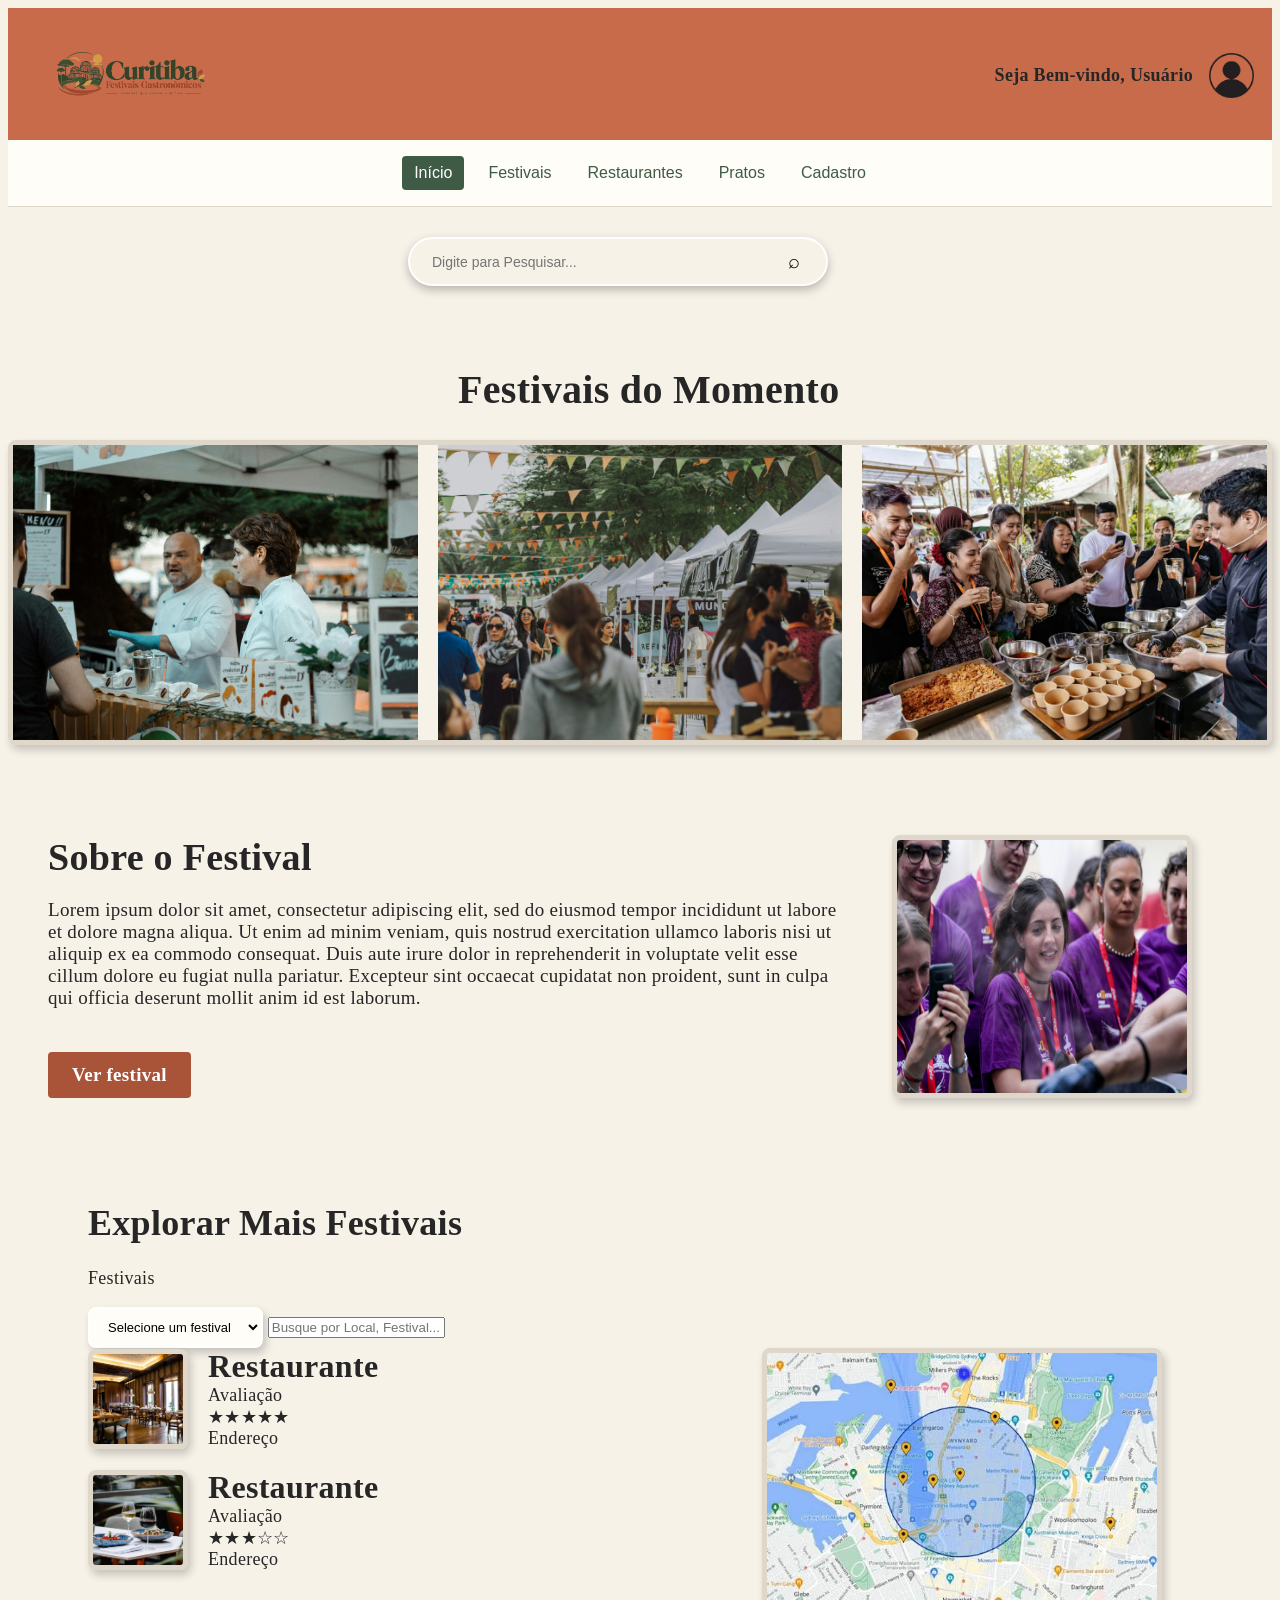
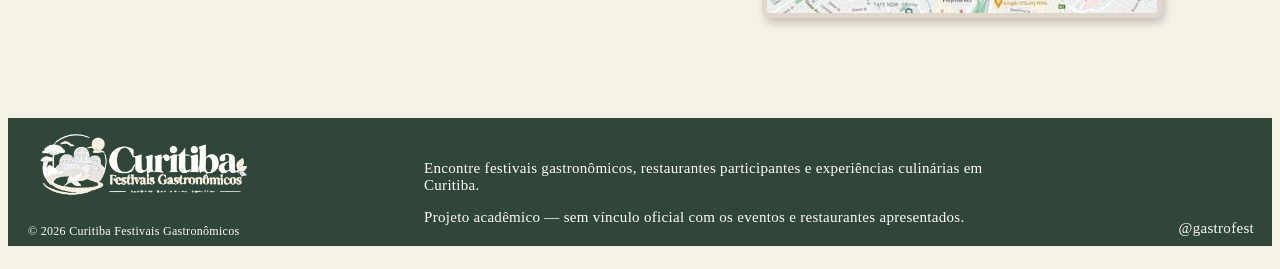
<file: index.html>
<!DOCTYPE html>
<html lang="pt-BR">
<head>
    <meta charset="UTF-8">
    <meta name="viewport" content="width=device-width, initial-scale=1.0">
    <meta http-equiv="refresh" content="0; url=pages/principal.html">
    <title>GastroFest</title>
</head>
<body>
    <a href="pages/principal.html">Entrar no GastroFest</a>
</body>
</html>
</file>
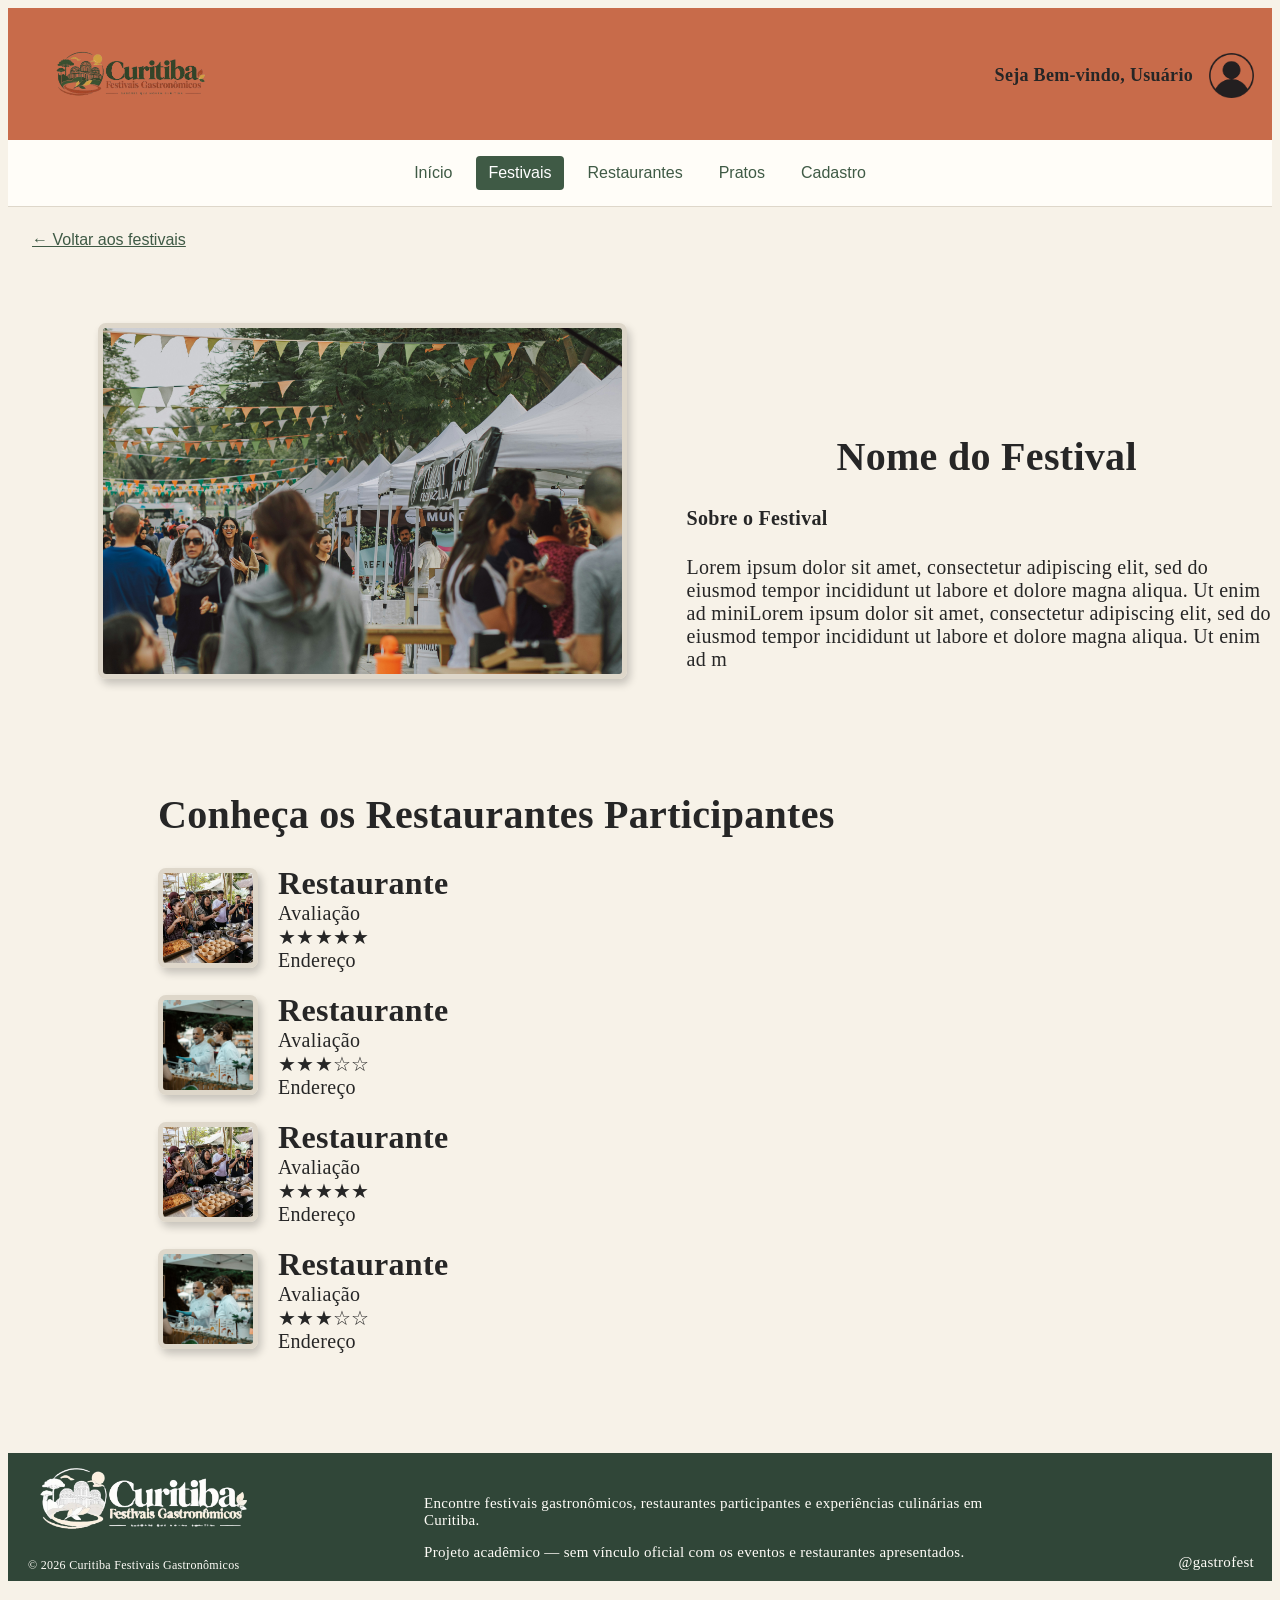
<file: pages/festival.html>
<!DOCTYPE html>
<html lang="pt-br">
<head>
    <meta charset="UTF-8">
    <meta name="viewport" content="width=device-width, initial-scale=1.0">
    <title>Festivais | GastroFest</title>
    <link rel="stylesheet" href="../css/components/header/header.css">
    <link rel="stylesheet" href="../css/components/footer/footer.css">
    <link rel="stylesheet" href="../css/pages/festival.css">
    <link rel="stylesheet" href="../css/variables.css">
    <link rel="stylesheet" href="../css/components/media-gallery/media-gallery.css">
    <link rel="stylesheet" href="../css/components/rating/rating.css">
    <link rel="stylesheet" href="../css/components/carrossel/carrossel.css">
    <link rel="stylesheet" href="../css/components/pesquisa/pesquisa.css">
    <link rel="stylesheet" href="../css/components/selecionar festival/selecionar festival.css">
    <link rel="stylesheet" href="../css/components/mapa/mapa.css">
    <link rel="stylesheet" href="../css/components/formatação img/format-img.css">
    <link rel="stylesheet" href="../css/components/imagem alinhada/img-alinhada.css">
</head>
<body>

    <header class="header">
        <a class="logo-h" href="principal.html" aria-label="GastroFest — página inicial">
            <img src="../assets/logo.jpeg" alt="GastroFest">
        </a>

        <div class="direita-h">
            <div class="texto-h">
                <h1>Seja Bem-vindo, Usuário</h1>
            </div>
            <a class="perfil-h" href="registration.html" aria-label="Abrir cadastro">
                <img src="../assets/icone.png" alt="">
            </a>
        </div>
    </header>

    <nav class="menu" aria-label="Navegação principal">
        <a href="principal.html">Início</a>
        <a href="festival.html" aria-current="page">Festivais</a>
        <a href="restaurante.html">Restaurantes</a>
        <a href="pratos.html">Pratos</a>
        <a href="registration.html">Cadastro</a>
    </nav>

    <main class="meio">
        <a class="back-link" href="principal.html#festivais">← Voltar aos festivais</a>
        <div class="fest-cima">
            <div>
                <img src="../assets/festival 2.jpg" alt="foto festival" class="img-fest">
            </div>
            <div class="texto-fest">
                <h1 class="nome-fest">Nome do Festival</h1>
                <h4>Sobre o Festival</h4>
                <p>Lorem ipsum dolor sit amet, consectetur adipiscing elit, sed do eiusmod tempor incididunt ut labore et dolore magna aliqua. Ut enim ad miniLorem ipsum dolor sit amet, consectetur adipiscing elit, sed do eiusmod tempor incididunt ut labore et dolore magna aliqua. Ut enim ad m</p>
            </div>
        </div>

        <div class="fest-baixo">
            <h1>Conheça os Restaurantes Participantes</h1>
            <a class="bloco" href="restaurante.html">
                <img src="../assets/festival 3.jpg" alt="Restaurante">
                <div class="texto">
                    <h1>Restaurante</h1>
                    <p>Avaliação</p>
                    <div class="estrelas">★★★★★</div>
                    <p>Endereço</p>
                </div>
            </a>

            <a class="bloco" href="restaurante.html">
                <img src="../assets/festival 1.jpg" alt="Restaurante">
                <div class="texto">
                    <h1>Restaurante</h1>
                    <p>Avaliação</p>
                    <div class="estrelas">★★★☆☆</div>
                    <p>Endereço</p>
                 </div>
            </a>

            <a class="bloco" href="restaurante.html">
                <img src="../assets/festival 3.jpg" alt="Restaurante">
                <div class="texto">
                    <h1>Restaurante</h1>
                    <p>Avaliação</p>
                    <div class="estrelas">★★★★★</div>
                    <p>Endereço</p>
                </div>
            </a>

            <a class="bloco" href="restaurante.html">
                <img src="../assets/festival 1.jpg" alt="Restaurante">
                <div class="texto">
                    <h1>Restaurante</h1>
                    <p>Avaliação</p>
                    <div class="estrelas">★★★☆☆</div>
                    <p>Endereço</p>
                 </div>
            </a>
        </div>
    </main>

    <footer class="footer">

        <div class="esquerda-f">
            <a class="logo-f" href="principal.html" aria-label="Voltar ao início">
                <img src="../assets/logo branca.jpeg" alt="logo">
            </a>

            <div class="texto1-f">
                <p>© 2026 Curitiba Festivais Gastronômicos</p>
            </div>
        </div>

        <div class="meio-f">
            <p>Encontre festivais gastronômicos, restaurantes participantes e experiências culinárias em Curitiba.</p>
            <p>Projeto acadêmico — sem vínculo oficial com os eventos e restaurantes apresentados.</p>
        </div>

        <div class="direita-f">
            <p>@gastrofest</p>
        </div>

    </footer>

</body>
</html>
</file>
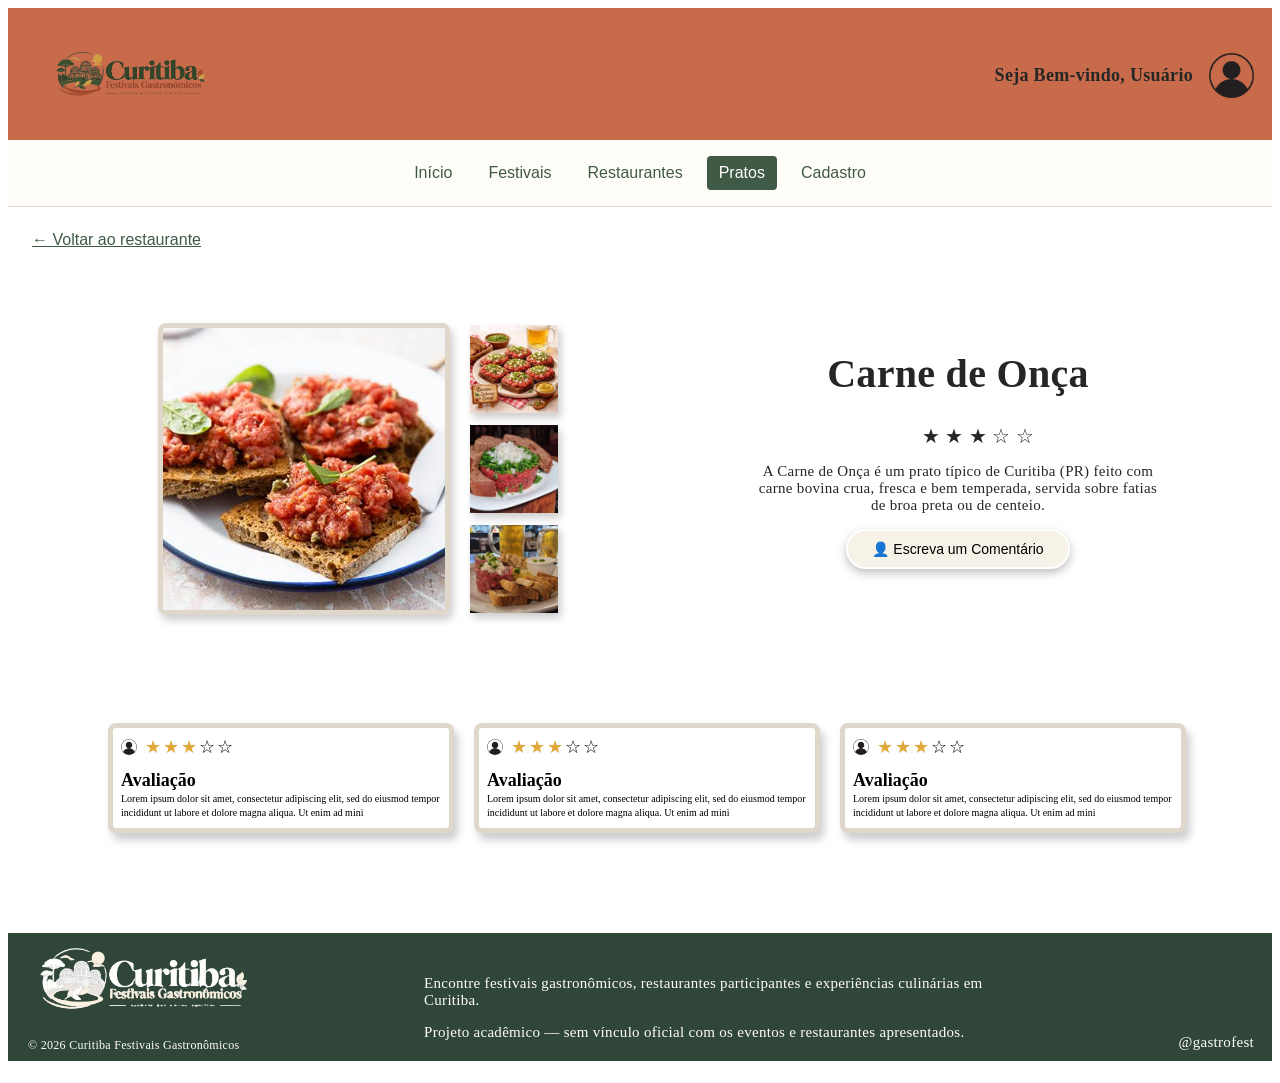
<file: pages/pratos.html>
<!DOCTYPE html>
<html lang="pt-br">
<head>
    <meta charset="UTF-8">
    <meta name="viewport" content="width=device-width, initial-scale=1.0">
    <title>Pratos | GastroFest</title>
    <link rel="stylesheet" href="../css/components/header/header.css"> 
    <link rel="stylesheet" href="../css/components/footer/footer.css">
    <link rel="stylesheet" href="../css/pages/pratos.css">
    <link rel="stylesheet" href="../css/variables.css"> 
    <link rel="stylesheet" href="../css/components/media-gallery/media-gallery.css">
    <link rel="stylesheet" href="../css/components/rating/rating.css">
</head>
<body>

    <header class="header">
        <a class="logo-h" href="principal.html" aria-label="GastroFest — página inicial">
            <img src="../assets/logo.jpeg" alt="GastroFest">
        </a>

        <div class="direita-h">
            <div class="texto-h">
                <h1>Seja Bem-vindo, Usuário</h1>
            </div>
            <a class="perfil-h" href="registration.html" aria-label="Abrir cadastro">
                <img src="../assets/icone.png" alt="">
            </a>
        </div>
    </header>

    <nav class="menu" aria-label="Navegação principal">
        <a href="principal.html">Início</a>
        <a href="festival.html">Festivais</a>
        <a href="restaurante.html">Restaurantes</a>
        <a href="pratos.html" aria-current="page">Pratos</a>
        <a href="registration.html">Cadastro</a>
    </nav>

    <main class="body">
        <a class="back-link" href="restaurante.html">← Voltar ao restaurante</a>

       <header class="primeira-parte">
            <div class="esquerda-b">

                <div class="media-gallery">

                    <input type="radio" name="galeria" id="foto1" class="opcao1" checked>
                    <input type="radio" name="galeria" id="foto2" class="opcao2">
                    <input type="radio" name="galeria" id="foto3" class="opcao3">
                
                    <!-- imagens de exemplo -->
                    <div class="foto-principal">
                        <img class="imagem1" src="../assets/carne de onça.jpg" alt="Prato carne de onça">
                        <img class="imagem2" src="../assets/carne de onça.jpg" alt="Prato carne de onça">
                        <img class="imagem3" src="../assets/carne de onça.jpg" alt="Prato carne de onça">
                    </div>

                    <!-- mini quadradinhos que ficam na lateral com previe das outras fotos -->
                    <div class="miniaturas">
                        <label for="foto1">
                            <img src="../assets/carne de onça 2.jpg" alt="Ver foto da Prato carne de onça">
                        </label>
                        <label for="foto2">
                            <img src="../assets/carne de onça 3.jpg" alt="Ver foto da Prato carne de onça">
                        </label>
                        <label for="foto3">
                            <img src="../assets/carne de onça 4.jpg" alt="Ver foto do Prato carne de onça">
                        </label>

                    </div>

                </div>
            </div>
            
            <div class="direita-b">

                <h1>Carne de Onça</h1>
                <div class="review-stars1">
                        <span class="star filled">★</span>
                        <span class="star filled">★</span>
                        <span class="star filled">★</span>
                        <span class="star">☆</span>
                        <span class="star">☆</span>
                </div>
                <div class="inf-b">
                    <p>A Carne de Onça é um prato típico de Curitiba (PR) feito com carne bovina crua, fresca e bem temperada, servida sobre fatias de broa preta ou de centeio.</p>
                    <button class="btn-comentario">👤 Escreva um Comentário</button>
                </div>
            </div>
       </header>
       <div class="reviews">
        <!-- Reviewer 01 -->
            <article class="review-card">
                <div class="review-header">
                    <img class="review-user-icon" src="../assets/icone.png" alt="profile user photo">

                    <div class="review-stars">
                        <span class="star filled">★</span>
                        <span class="star filled">★</span>
                        <span class="star filled">★</span>
                        <span class="star">☆</span>
                        <span class="star">☆</span>
                    </div>
                </div>

                <div class="review-content">
                    <h3>Avaliação</h3>
                    <p>
                        Lorem ipsum dolor sit amet, consectetur
                        adipiscing elit, sed do eiusmod tempor
                        incididunt ut labore et dolore magna aliqua.
                        Ut enim ad mini
                    </p>
                </div>
            </article>

            <!-- Reviewer 02 -->
            <article class="review-card">
                <div class="review-header">
                    <img class="review-user-icon" src="../assets/icone.png" alt="profile user photo">

                    <div class="review-stars">
                        <span class="star filled">★</span>
                        <span class="star filled">★</span>
                        <span class="star filled">★</span>
                        <span class="star">☆</span>
                        <span class="star">☆</span>
                    </div>
                </div>

                <div class="review-content">
                    <h3>Avaliação</h3>
                    <p>
                        Lorem ipsum dolor sit amet, consectetur
                        adipiscing elit, sed do eiusmod tempor
                        incididunt ut labore et dolore magna aliqua.
                        Ut enim ad mini
                    </p>
                </div>
            </article>

            <!-- Reviewer 03 -->
            <article class="review-card">
                <div class="review-header">
                    <img class="review-user-icon" src="../assets/icone.png" alt="profile user photo">

                    <div class="review-stars">
                        <span class="star filled">★</span>
                        <span class="star filled">★</span>
                        <span class="star filled">★</span>
                        <span class="star">☆</span>
                        <span class="star">☆</span>
                    </div>
                </div>

                <div class="review-content">
                    <h3>Avaliação</h3>
                    <p>
                        Lorem ipsum dolor sit amet, consectetur
                        adipiscing elit, sed do eiusmod tempor
                        incididunt ut labore et dolore magna aliqua.
                        Ut enim ad mini
                    </p>
                </div>
            </article>
    </div>

    
      

    </main>

    <footer class="footer">

        <div class="esquerda-f">

            <a class="logo-f" href="principal.html" aria-label="Voltar ao início">
                <img src="../assets/logo branca.jpeg" alt="logo">
            </a>
               
            <div class="texto1-f">
                <p>© 2026 Curitiba Festivais Gastronômicos</p>
            </div>

        </div>

        <div class="meio-f">
            <p>Encontre festivais gastronômicos, restaurantes participantes e experiências culinárias em Curitiba.</p>
            <p>Projeto acadêmico — sem vínculo oficial com os eventos e restaurantes apresentados.</p>
        </div>

        <div class="direita-f">
            <p>@gastrofest</p>
        </div>

    </footer>
</body>
</html>
</file>
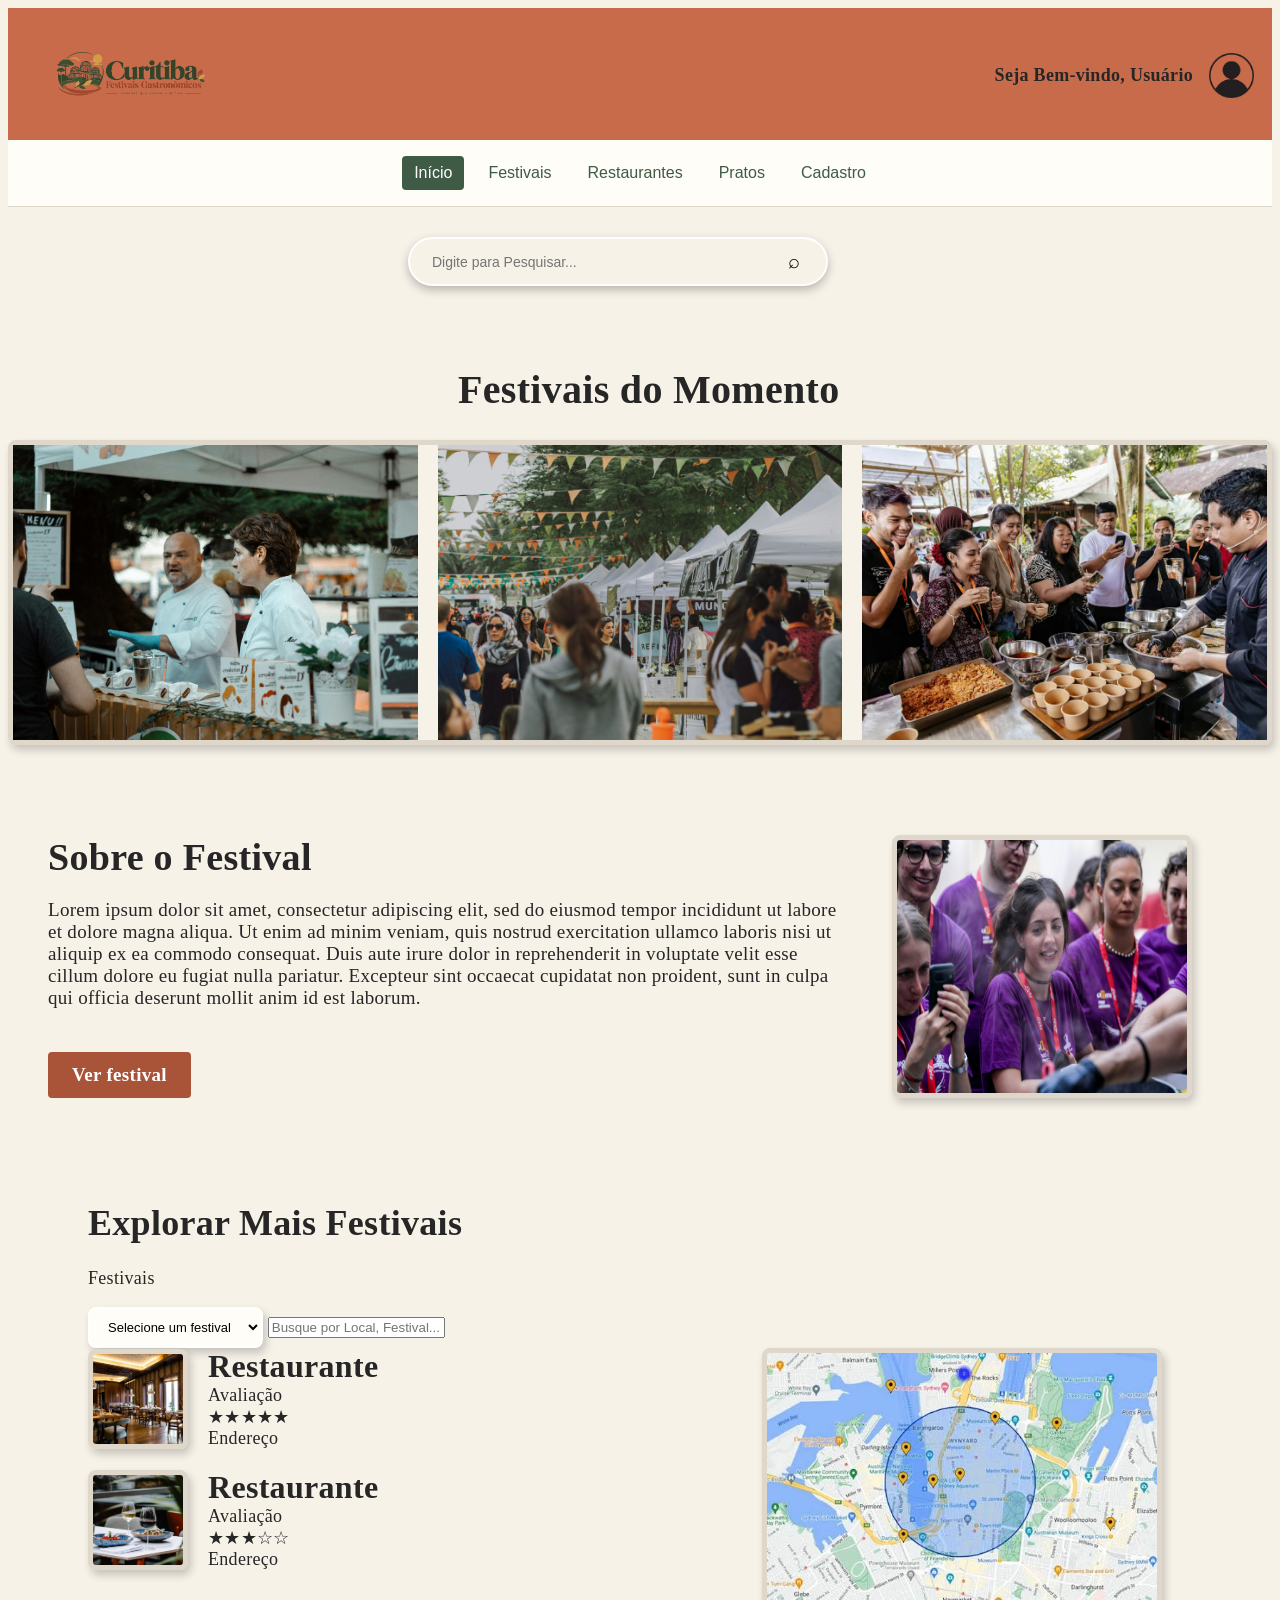
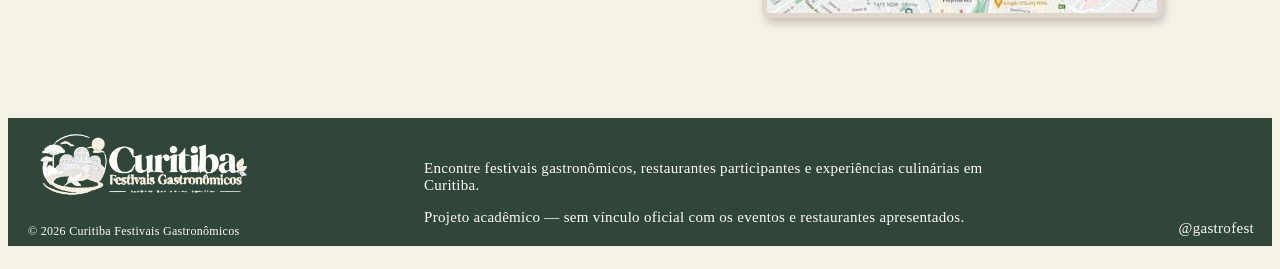
<file: pages/principal.html>
<!DOCTYPE html>
<html lang="pt-br">
<head>
    <meta charset="UTF-8">
    <meta name="viewport" content="width=device-width, initial-scale=1.0">
    <title>Início | GastroFest</title>
    <link rel="stylesheet" href="../css/components/header/header.css">
    <link rel="stylesheet" href="../css/components/footer/footer.css">
    <link rel="stylesheet" href="../css/pages/principal.css">
    <link rel="stylesheet" href="../css/variables.css">
    <link rel="stylesheet" href="../css/components/media-gallery/media-gallery.css">
    <link rel="stylesheet" href="../css/components/rating/rating.css">
    <link rel="stylesheet" href="../css/components/carrossel/carrossel.css">
    <link rel="stylesheet" href="../css/components/pesquisa/pesquisa.css">
    <link rel="stylesheet" href="../css/components/selecionar festival/selecionar festival.css">
    <link rel="stylesheet" href="../css/components/mapa/mapa.css">
    <link rel="stylesheet" href="../css/components/formatação img/format-img.css">
    <link rel="stylesheet" href="../css/components/imagem alinhada/img-alinhada.css">
    <link rel="stylesheet" href="../css/components/btn/btn.css">
</head>
<body>

    <header class="header">
        <a class="logo-h" href="principal.html" aria-label="GastroFest — página inicial">
            <img src="../assets/logo.jpeg" alt="GastroFest">
        </a>

        <div class="direita-h">
            <div class="texto-h">
                <h1>Seja Bem-vindo, Usuário</h1>
            </div>
            <a class="perfil-h" href="registration.html" aria-label="Abrir cadastro">
                <img src="../assets/icone.png" alt="">
            </a>
        </div>
    </header>

    <nav class="menu" aria-label="Navegação principal">
        <a href="principal.html" aria-current="page">Início</a>
        <a href="festival.html">Festivais</a>
        <a href="restaurante.html">Restaurantes</a>
        <a href="pratos.html">Pratos</a>
        <a href="registration.html">Cadastro</a>
    </nav>

    <main class="body">

        <div class="pesquisa">
            <input type="text" placeholder="Digite para Pesquisar...">
            <button>⌕</button>
        </div>
        <div class="Festivais-do-Momento" id="festivais">
            <h1>Festivais do Momento</h1>
        </div>
        <div class="carrossel">
            <a href="festival.html" aria-label="Ver detalhes do festival"><img class="quadro-imagem" src="../assets/festival 1.jpg" alt="banner 1"></a>
            <a href="festival.html" aria-label="Ver detalhes do festival"><img class="quadro-imagem" src="../assets/festival 2.jpg" alt="banner 2"></a>
            <a href="festival.html" aria-label="Ver detalhes do festival"><img class="quadro-imagem" src="../assets/festival 3.jpg" alt="banner 3"></a>
        </div>

        <div class="sobre">
            <div class="texto-sobre">
                <h1 class="sobre-texto-grande">Sobre o Festival</h1>
                <p>Lorem ipsum dolor sit amet, consectetur adipiscing elit, sed do eiusmod tempor incididunt ut labore et dolore magna aliqua. Ut enim ad minim veniam, quis nostrud exercitation ullamco laboris nisi ut aliquip ex ea commodo consequat. Duis aute irure dolor in reprehenderit in voluptate velit esse cillum dolore eu fugiat nulla pariatur. Excepteur sint occaecat cupidatat non proident, sunt in culpa qui officia deserunt mollit anim id est laborum.</p>
                <a class="btn" href="festival.html">Ver festival</a>
            </div>
            <img src="../assets/festival 4.jpg" alt="imagem sobre" class="img-sobre">
        </div>

        <div class="explorar-mais" id="restaurantes">

            <div class="cima">
                <h1 class="Explorar">Explorar Mais Festivais</h1>
                <p class="Explorar">Festivais</p>

                <select class="selecionar-fest">
                    <option value="" selected disabled>Selecione um festival</option>
                    <option value="festival-1">Festival 1 (exemplo)</option>
                    <option value="festival-2">Festival 2 (exemplo)</option>
                </select>
                <input class="filtro" type="text" placeholder="Busque por Local, Festival...">

                <a class="bloco" href="restaurante.html">
                    <img src="../assets/restaurante-mini.jpg" alt="Restaurante">
                    <div class="texto">
                        <h1>Restaurante</h1>
                        <p>Avaliação</p>
                        <div class="estrelas">★★★★★</div>
                        <p>Endereço</p>
                    </div>
                </a>

                <a class="bloco" href="restaurante.html">
                    <img src="../assets/restaurante-mini 2.jpg" alt="Restaurante">
                    <div class="texto">
                        <h1>Restaurante</h1>
                        <p>Avaliação</p>
                        <div class="estrelas">★★★☆☆</div>
                        <p>Endereço</p>
                    </div>
                </a>
            </div>

            <img src="../assets/mapa.jpg" alt="mapa" class="mapa">

        </div>

    </main>

    <footer class="footer">

        <div class="esquerda-f">
            <a class="logo-f" href="principal.html" aria-label="Voltar ao início">
                <img src="../assets/logo branca.jpeg" alt="logo">
            </a>

            <div class="texto1-f">
                <p>© 2026 Curitiba Festivais Gastronômicos</p>
            </div>
        </div>

        <div class="meio-f">
            <p>Encontre festivais gastronômicos, restaurantes participantes e experiências culinárias em Curitiba.</p>
            <p>Projeto acadêmico — sem vínculo oficial com os eventos e restaurantes apresentados.</p>
        </div>

        <div class="direita-f">
            <p>@gastrofest</p>
        </div>

    </footer>
</body>
</html>
</file>
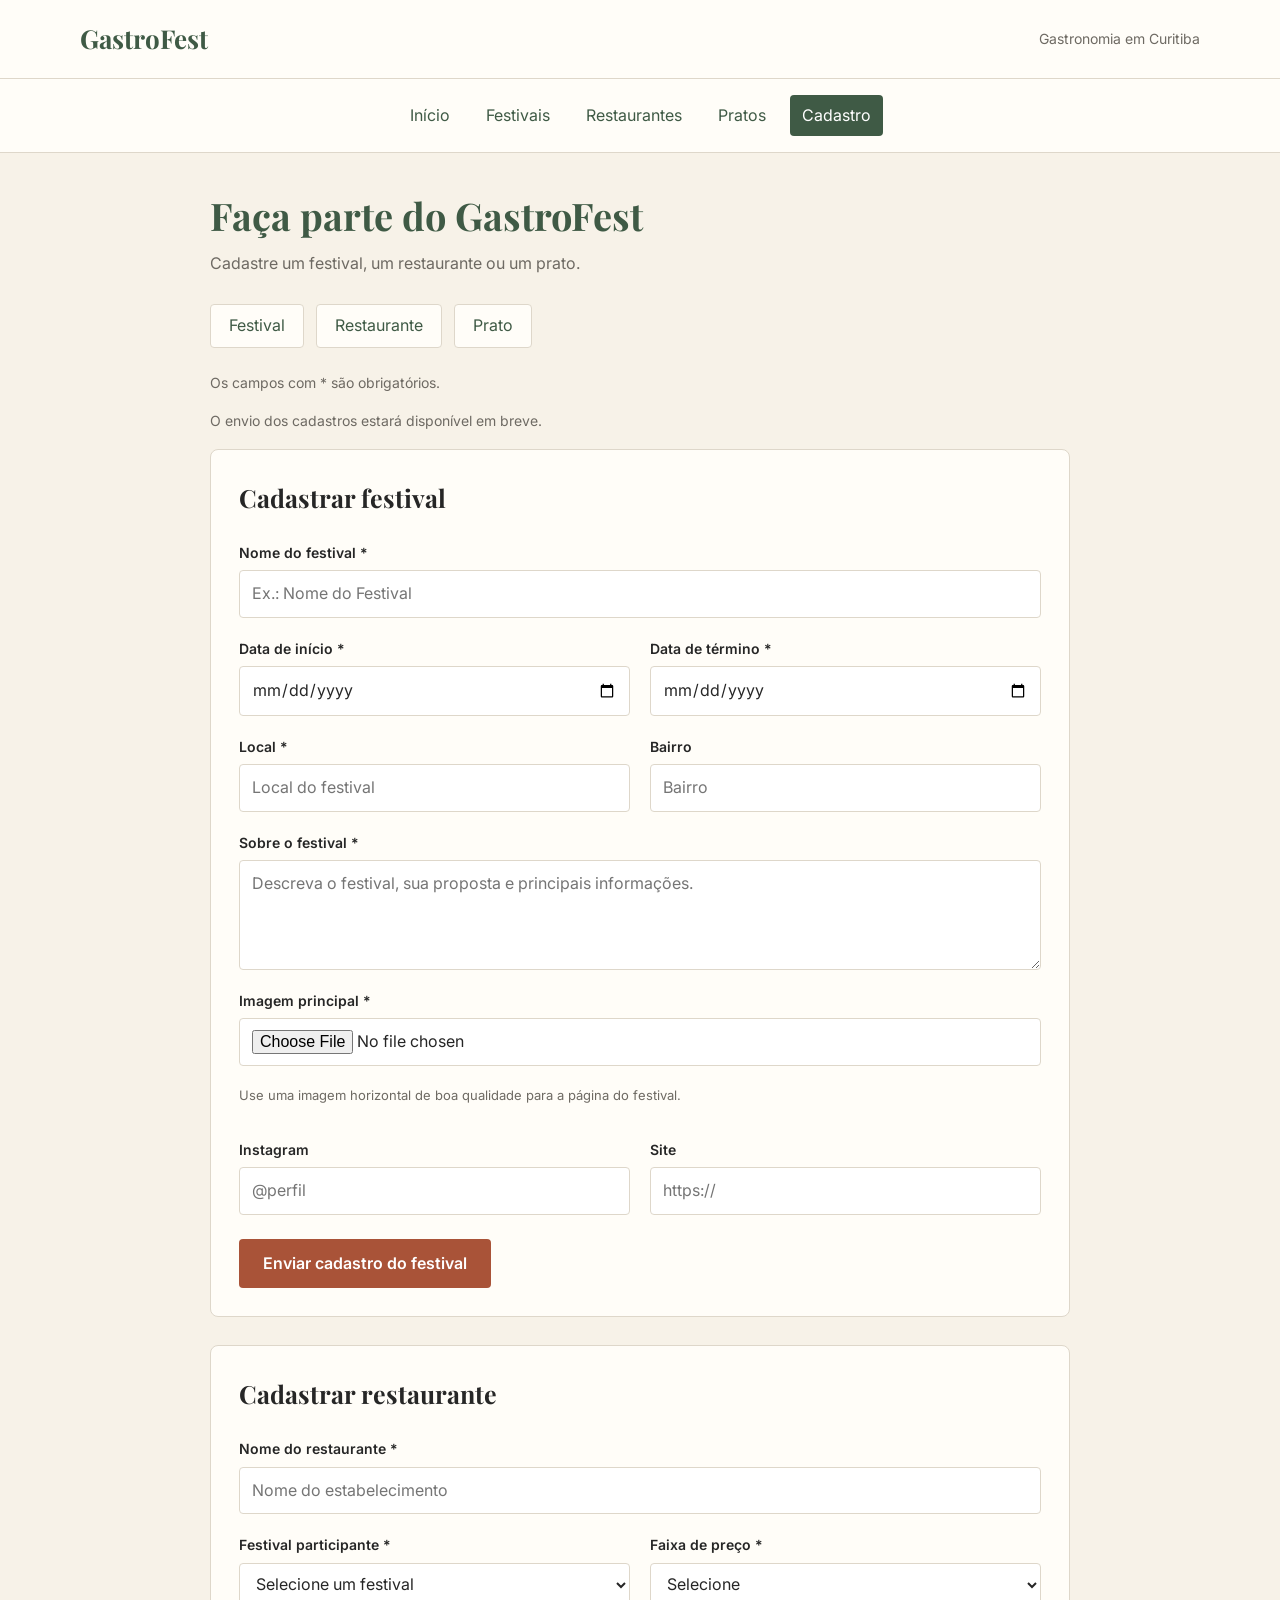
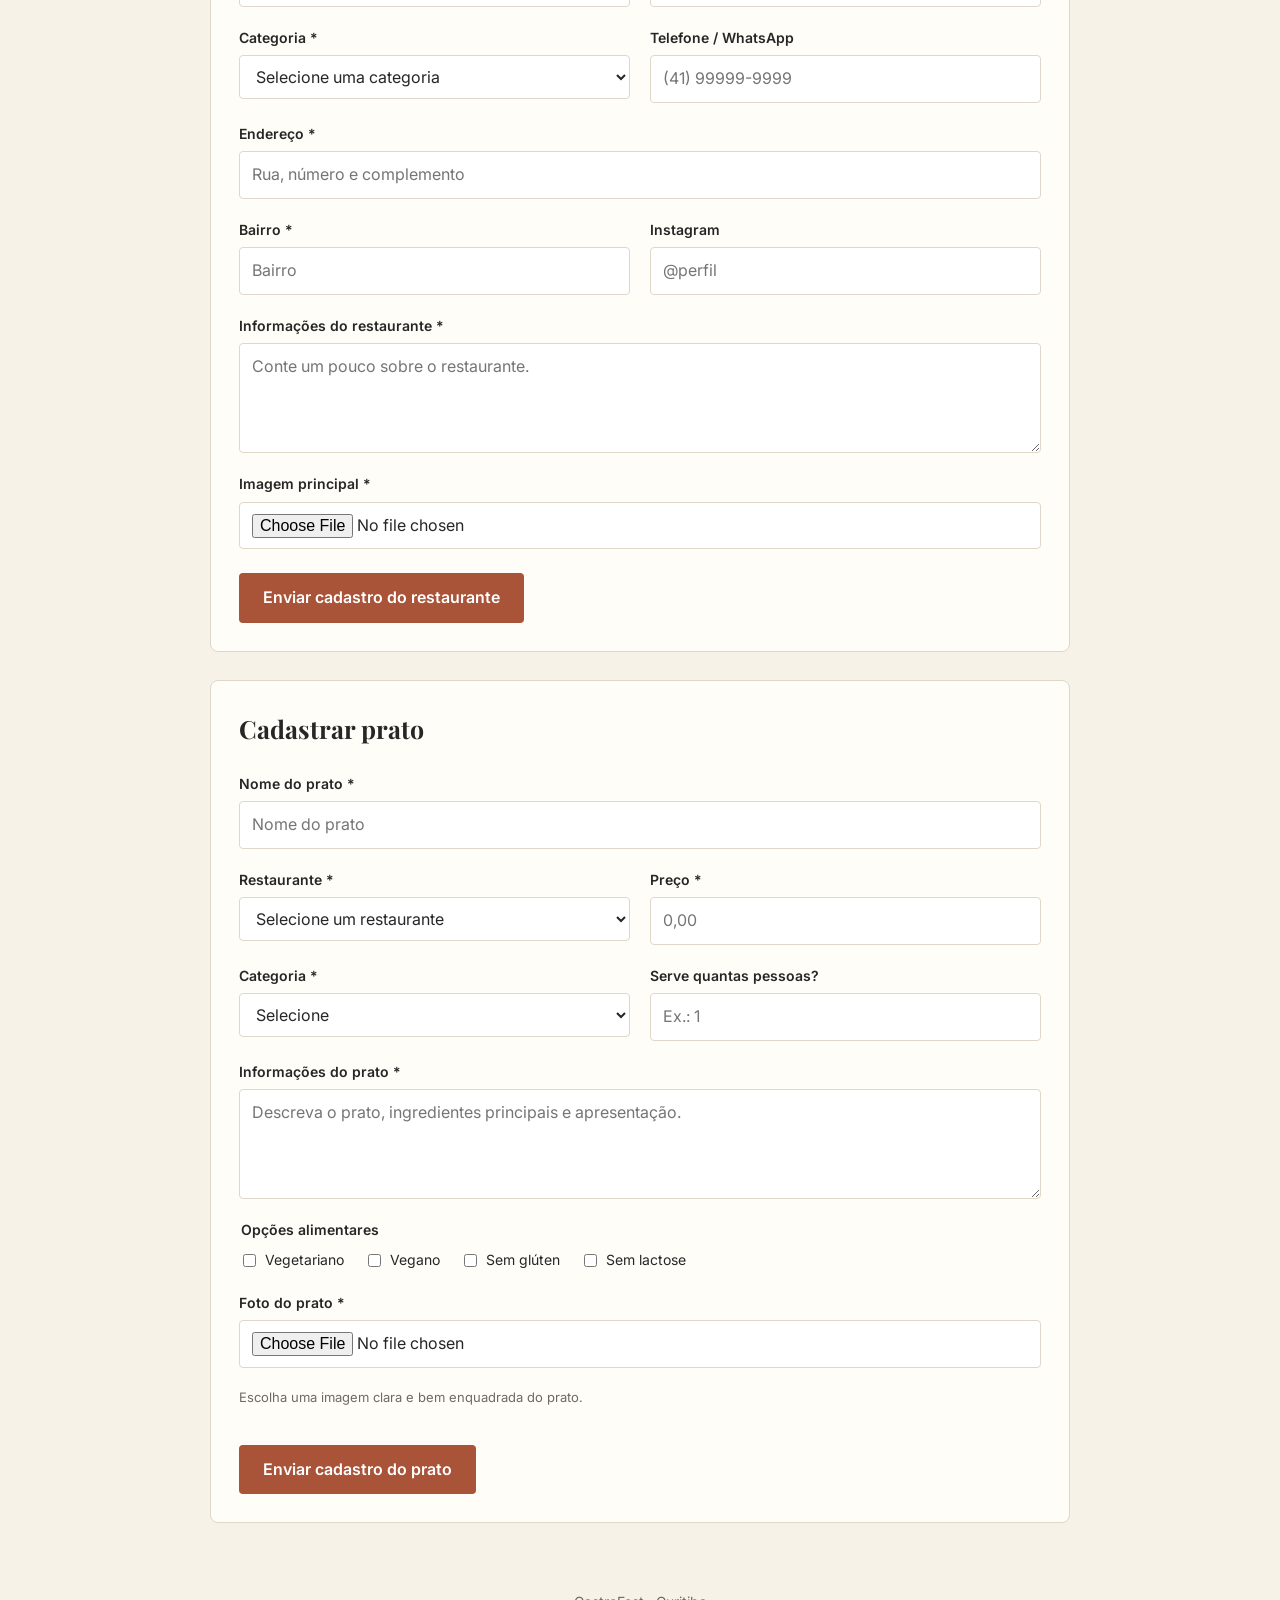
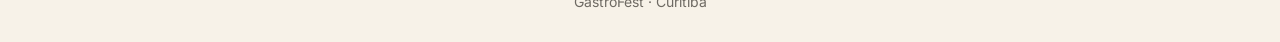
<file: pages/registration.html>
<!DOCTYPE html>
<html lang="pt-BR">
    <head>
        <meta charset="UTF-8">
        <meta name="viewport" content="width=device-width, initial-scale=1.0">
        <title>Cadastro | GastroFest</title>
        <link rel="stylesheet" href="../css/variables.css">
        <link rel="stylesheet" href="../css/global.css">
        <link rel="stylesheet" href="../css/components/header/header.css">
        <link rel="stylesheet" href="../css/pages/registration.css">
    </head>
    <body>
        <!-- Trocar pelo header padrão -->
        <header class="site-header">
            <div class="container">
                <a class="site-name" href="principal.html">GastroFest</a>
                <span>Gastronomia em Curitiba</span>
            </div>
        </header>

        <nav class="menu" aria-label="Navegação principal">
            <a href="principal.html">Início</a>
            <a href="festival.html">Festivais</a>
            <a href="restaurante.html">Restaurantes</a>
            <a href="pratos.html">Pratos</a>
            <a href="registration.html" aria-current="page">Cadastro</a>
        </nav>

        <main class="container registration-page">
            <header class="registration-header">
                <h1>Faça parte do GastroFest</h1>
                <p>Cadastre um festival, um restaurante ou um prato.</p>
            </header>

            <nav class="registration-menu" aria-label="Tipos de cadastro">
                <a href="#festival">Festival</a>
                <a href="#restaurante">Restaurante</a>
                <a href="#prato">Prato</a>
            </nav>

            <p class="form-note">Os campos com * são obrigatórios.</p>
            <p class="form-note" id="submission-note">O envio dos cadastros estará disponível em breve.</p>

            <section class="registration-section" id="festival">
                <h2>Cadastrar festival</h2>
                <form>
                    <div class="form-grid">
                        <div class="form-field full">
                            <label for="festival-name">Nome do festival *</label>
                            <input id="festival-name" name="festival-name" type="text" placeholder="Ex.: Nome do Festival" required>
                        </div>

                        <div class="form-field">
                            <label for="festival-start">Data de início *</label>
                            <input id="festival-start" name="festival-start" type="date" required>
                        </div>

                        <div class="form-field">
                            <label for="festival-end">Data de término *</label>
                            <input id="festival-end" name="festival-end" type="date" required>
                        </div>

                        <div class="form-field">
                            <label for="festival-location">Local *</label>
                            <input id="festival-location" name="festival-location" type="text" placeholder="Local do festival" required>
                        </div>

                        <div class="form-field">
                            <label for="festival-neighborhood">Bairro</label>
                            <input id="festival-neighborhood" name="festival-neighborhood" type="text" placeholder="Bairro">
                        </div>

                        <div class="form-field full">
                            <label for="festival-description">Sobre o festival *</label>
                            <textarea id="festival-description" name="festival-description" placeholder="Descreva o festival, sua proposta e principais informações." required></textarea>
                        </div>

                        <div class="form-field full">
                            <label for="festival-image">Imagem principal *</label>
                            <input id="festival-image" name="festival-image" type="file" accept="image/*" required>
                            <p>Use uma imagem horizontal de boa qualidade para a página do festival.</p>
                        </div>

                        <div class="form-field">
                            <label for="festival-instagram">Instagram</label>
                            <input id="festival-instagram" name="festival-instagram" type="text" placeholder="@perfil">
                        </div>

                        <div class="form-field">
                            <label for="festival-site">Site</label>
                            <input id="festival-site" name="festival-site" type="url" placeholder="https://">
                        </div>
                    </div>

                    <button type="submit" disabled aria-describedby="submission-note">Enviar cadastro do festival</button>
                </form>
            </section>

            <section class="registration-section" id="restaurante">
                <h2>Cadastrar restaurante</h2>
                <form>
                    <div class="form-grid">
                        <div class="form-field full">
                            <label for="restaurant-name">Nome do restaurante *</label>
                            <input id="restaurant-name" name="restaurant-name" type="text" placeholder="Nome do estabelecimento" required>
                        </div>

                        <div class="form-field">
                            <label for="restaurant-festival">Festival participante *</label>
                            <select id="restaurant-festival" name="restaurant-festival" required>
                                <option value="" selected disabled>Selecione um festival</option>
                                <option value="festival-1">Festival 1 (exemplo)</option>
                                <option value="festival-2">Festival 2 (exemplo)</option>
                            </select>
                        </div>

                        <div class="form-field">
                            <label for="restaurant-price">Faixa de preço *</label>
                            <select id="restaurant-price" name="restaurant-price" required>
                                <option value="" selected disabled>Selecione</option>
                                <option value="$">$</option>
                                <option value="$$">$$</option>
                                <option value="$$$">$$$</option>
                                <option value="$$$$">$$$$</option>
                            </select>
                        </div>

                        <div class="form-field">
                            <label for="restaurant-category">Categoria *</label>
                            <select id="restaurant-category" name="restaurant-category" required>
                                <option value="" selected disabled>Selecione uma categoria</option>
                                <option>Brasileira</option>
                                <option>Italiana</option>
                                <option>Japonesa</option>
                                <option>Mexicana</option>
                                <option>Hamburgueria</option>
                                <option>Cafeteria</option>
                                <option>Vegetariana</option>
                                <option>Outros</option>
                            </select>
                        </div>

                        <div class="form-field">
                            <label for="restaurant-phone">Telefone / WhatsApp</label>
                            <input id="restaurant-phone" name="restaurant-phone" type="tel" placeholder="(41) 99999-9999">
                        </div>

                        <div class="form-field full">
                            <label for="restaurant-address">Endereço *</label>
                            <input id="restaurant-address" name="restaurant-address" type="text" placeholder="Rua, número e complemento" required>
                        </div>

                        <div class="form-field">
                            <label for="restaurant-neighborhood">Bairro *</label>
                            <input id="restaurant-neighborhood" name="restaurant-neighborhood" type="text" placeholder="Bairro" required>
                        </div>

                        <div class="form-field">
                            <label for="restaurant-instagram">Instagram</label>
                            <input id="restaurant-instagram" name="restaurant-instagram" type="text" placeholder="@perfil">
                        </div>

                        <div class="form-field full">
                            <label for="restaurant-description">Informações do restaurante *</label>
                            <textarea id="restaurant-description" name="restaurant-description" placeholder="Conte um pouco sobre o restaurante." required></textarea>
                        </div>

                        <div class="form-field full">
                            <label for="restaurant-image">Imagem principal *</label>
                            <input id="restaurant-image" name="restaurant-image" type="file" accept="image/*" required>
                        </div>
                    </div>

                    <button type="submit" disabled aria-describedby="submission-note">Enviar cadastro do restaurante</button>
                </form>
            </section>

            <section class="registration-section" id="prato">
                <h2>Cadastrar prato</h2>
                <form>
                    <div class="form-grid">
                        <div class="form-field full">
                            <label for="dish-name">Nome do prato *</label>
                            <input id="dish-name" name="dish-name" type="text" placeholder="Nome do prato" required>
                        </div>

                        <div class="form-field">
                            <label for="dish-restaurant">Restaurante *</label>
                            <select id="dish-restaurant" name="dish-restaurant" required>
                                <option value="" selected disabled>Selecione um restaurante</option>
                                <option value="restaurant-1">Restaurante 1 (exemplo)</option>
                                <option value="restaurant-2">Restaurante 2 (exemplo)</option>
                            </select>
                        </div>

                        <div class="form-field">
                            <label for="dish-price">Preço *</label>
                            <input id="dish-price" name="dish-price" type="number" min="0" step="0.01" placeholder="0,00" required>
                        </div>

                        <div class="form-field">
                            <label for="dish-category">Categoria *</label>
                            <select id="dish-category" name="dish-category" required>
                                <option value="" selected disabled>Selecione</option>
                                <option>Entrada</option>
                                <option>Prato principal</option>
                                <option>Sobremesa</option>
                                <option>Bebida</option>
                                <option>Outro</option>
                            </select>
                        </div>

                        <div class="form-field">
                            <label for="dish-serves">Serve quantas pessoas?</label>
                            <input id="dish-serves" name="dish-serves" type="number" min="1" placeholder="Ex.: 1">
                        </div>

                        <div class="form-field full">
                            <label for="dish-description">Informações do prato *</label>
                            <textarea id="dish-description" name="dish-description" placeholder="Descreva o prato, ingredientes principais e apresentação." required></textarea>
                        </div>

                        <fieldset class="form-field full">
                            <legend>Opções alimentares</legend>
                            <div class="checkbox-group">
                                <label><input type="checkbox" name="diet" value="vegetariano"> Vegetariano</label>
                                <label><input type="checkbox" name="diet" value="vegano"> Vegano</label>
                                <label><input type="checkbox" name="diet" value="sem-gluten"> Sem glúten</label>
                                <label><input type="checkbox" name="diet" value="sem-lactose"> Sem lactose</label>
                            </div>
                        </fieldset>

                        <div class="form-field full">
                            <label for="dish-image">Foto do prato *</label>
                            <input id="dish-image" name="dish-image" type="file" accept="image/*" required>
                            <p>Escolha uma imagem clara e bem enquadrada do prato.</p>
                        </div>
                    </div>

                    <button type="submit" disabled aria-describedby="submission-note">Enviar cadastro do prato</button>
                </form>
            </section>
        </main>

        <!-- Trocar pelo footer padrão -->
        <footer class="site-footer">GastroFest · Curitiba</footer>
    </body>
</html>
</file>
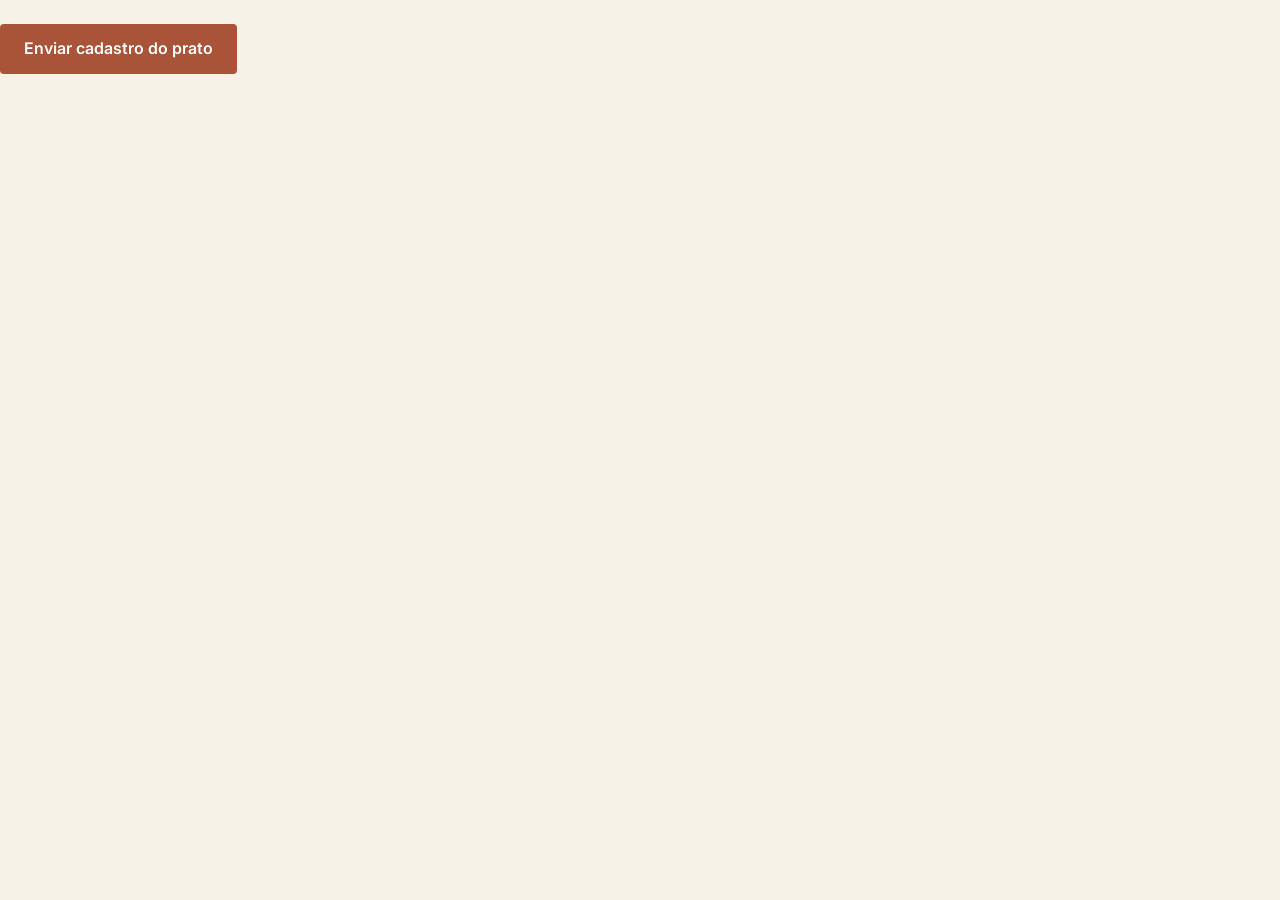
<file: css/components/btn/btn.html>
<!DOCTYPE html>
<html lang="pt-BR">
<head>
    <meta charset="UTF-8">
    <meta name="viewport" content="width=device-width, initial-scale=1.0">
    <title>Bot?o</title>
    <link rel="stylesheet" href="../../variables.css">
    <link rel="stylesheet" href="../../global.css">
    <link rel="stylesheet" href="btn.css">
</head>
<body>
    <button class="btn" type="submit">Enviar cadastro do prato</button>
</body>
</html>
</file>
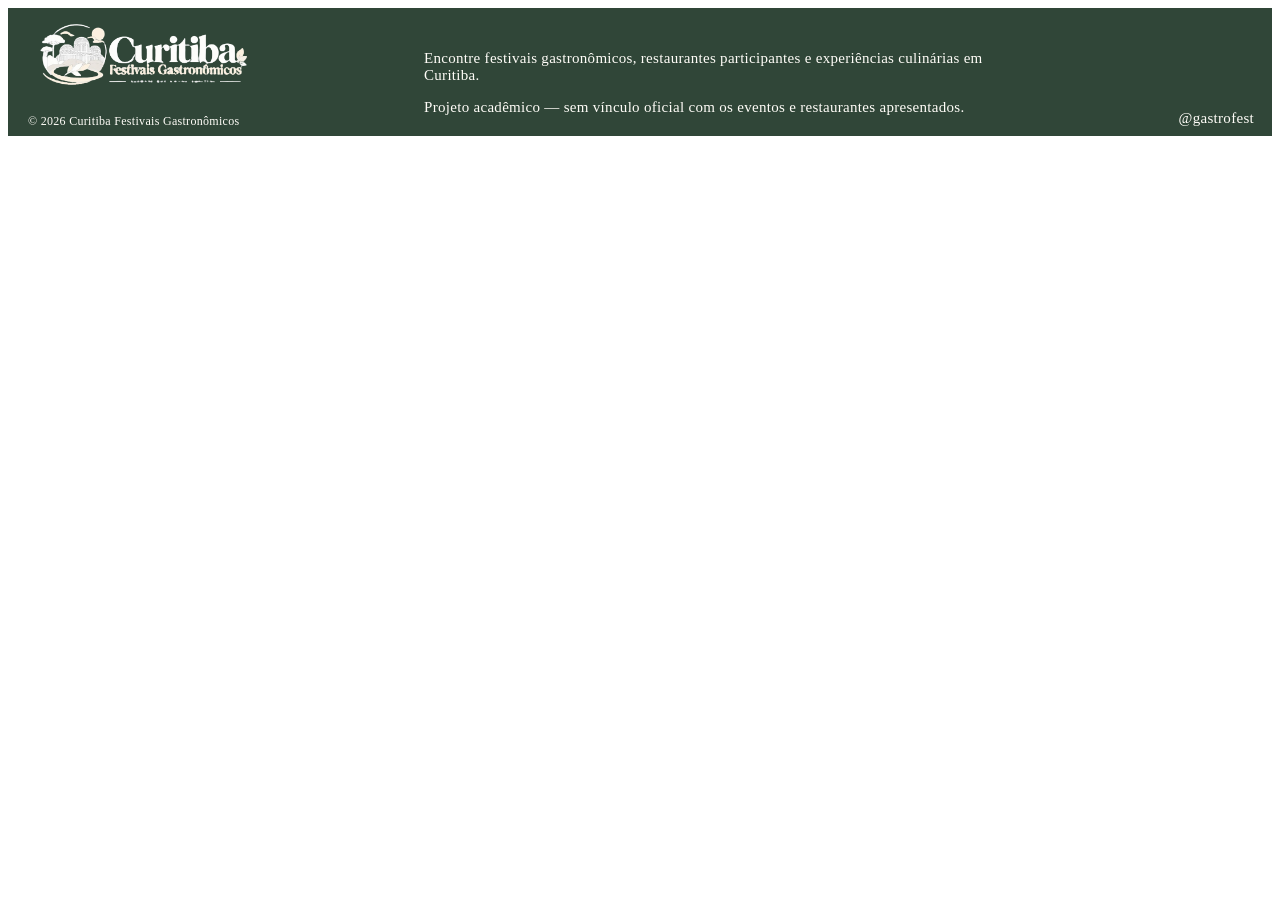
<file: css/components/footer/footer.html>
<!DOCTYPE html>
<html lang="pt-br">
<head>
    <meta charset="UTF-8">
    <meta name="viewport" content="width=device-width, initial-scale=1.0">
    <title>Document</title>
    <link rel="stylesheet" href="../../variables.css"> 
    <link rel="stylesheet" href="footer.css">
</head>
<body>
    <footer class="footer">

        <div class="esquerda-f">

            <div class="logo-f">
                <img src="../../../assets/logo branca.jpeg" alt="logo">
            </div>
               
            <div class="texto1-f">
                <p>© 2026 Curitiba Festivais Gastronômicos</p>
            </div>

        </div>

        <div class="meio-f">
            <p>Encontre festivais gastronômicos, restaurantes participantes e experiências culinárias em Curitiba.</p>
            <p>Projeto acadêmico — sem vínculo oficial com os eventos e restaurantes apresentados.</p>
        </div>

        <div class="direita-f">
            <p>@gastrofest</p>
        </div>

    </footer>

</body>
</html>
</file>
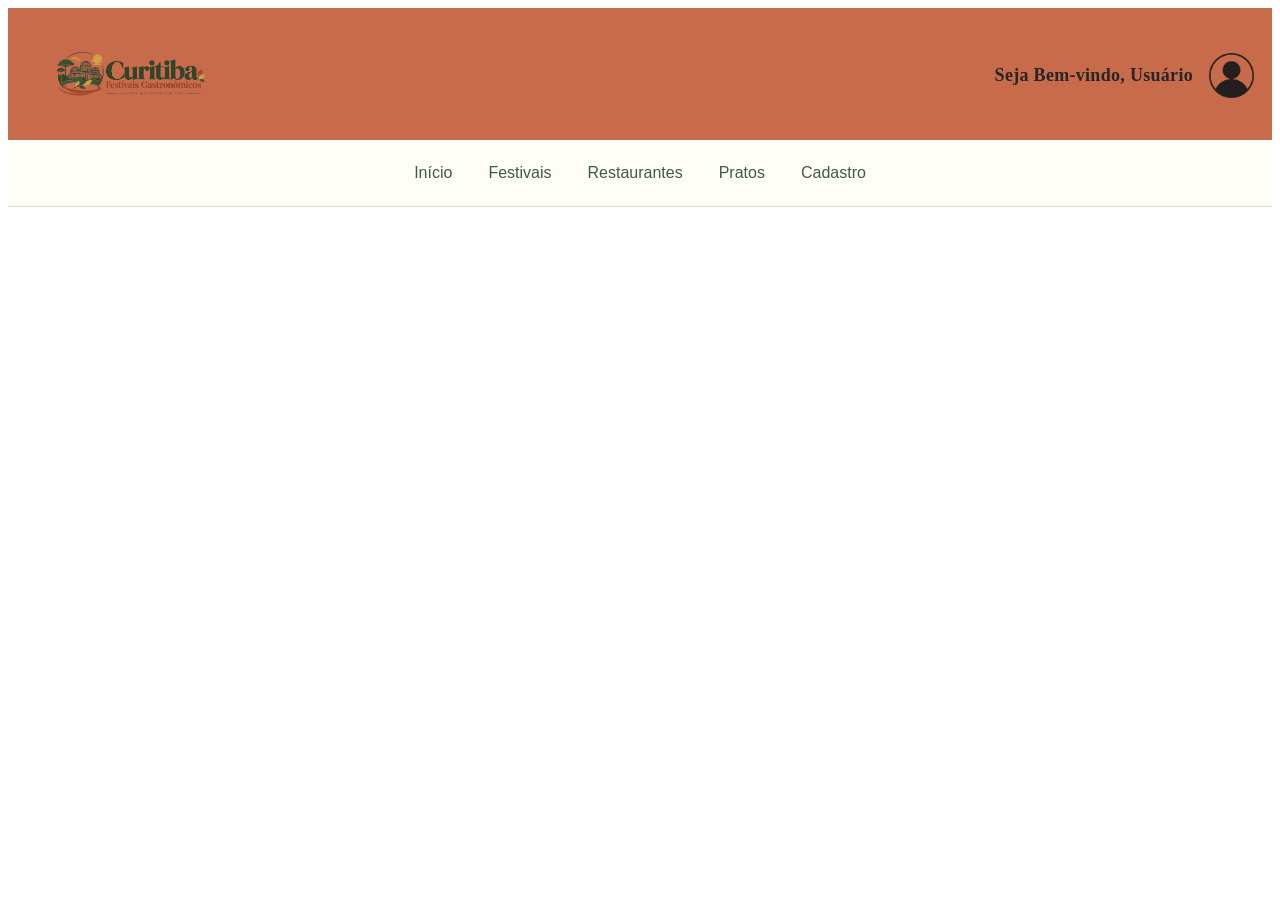
<file: css/components/header/header.html>
<!DOCTYPE html>
<html lang="pt-BR">
<head>
    <meta charset="UTF-8">
    <meta name="viewport" content="width=device-width, initial-scale=1.0">
    <title>Cabeçalho | GastroFest</title>
    <link rel="stylesheet" href="../../variables.css">
    <link rel="stylesheet" href="header.css">
</head>
<body>
    <header class="header">
        <a class="logo-h" href="../../../pages/principal.html" aria-label="GastroFest — página inicial">
            <img src="../../../assets/logo.jpeg" alt="GastroFest">
        </a>

        <div class="direita-h">
            <div class="texto-h">
                <h1>Seja Bem-vindo, Usuário</h1>
            </div>
            <a class="perfil-h" href="../../../pages/registration.html" aria-label="Abrir cadastro">
                <img src="../../../assets/icone.png" alt="">
            </a>
        </div>
    </header>

    <nav class="menu" aria-label="Navegação principal">
        <a href="../../../pages/principal.html">Início</a>
        <a href="../../../pages/festival.html">Festivais</a>
        <a href="../../../pages/restaurante.html">Restaurantes</a>
        <a href="../../../pages/pratos.html">Pratos</a>
        <a href="../../../pages/registration.html">Cadastro</a>
    </nav>
</body>
</html>
</file>
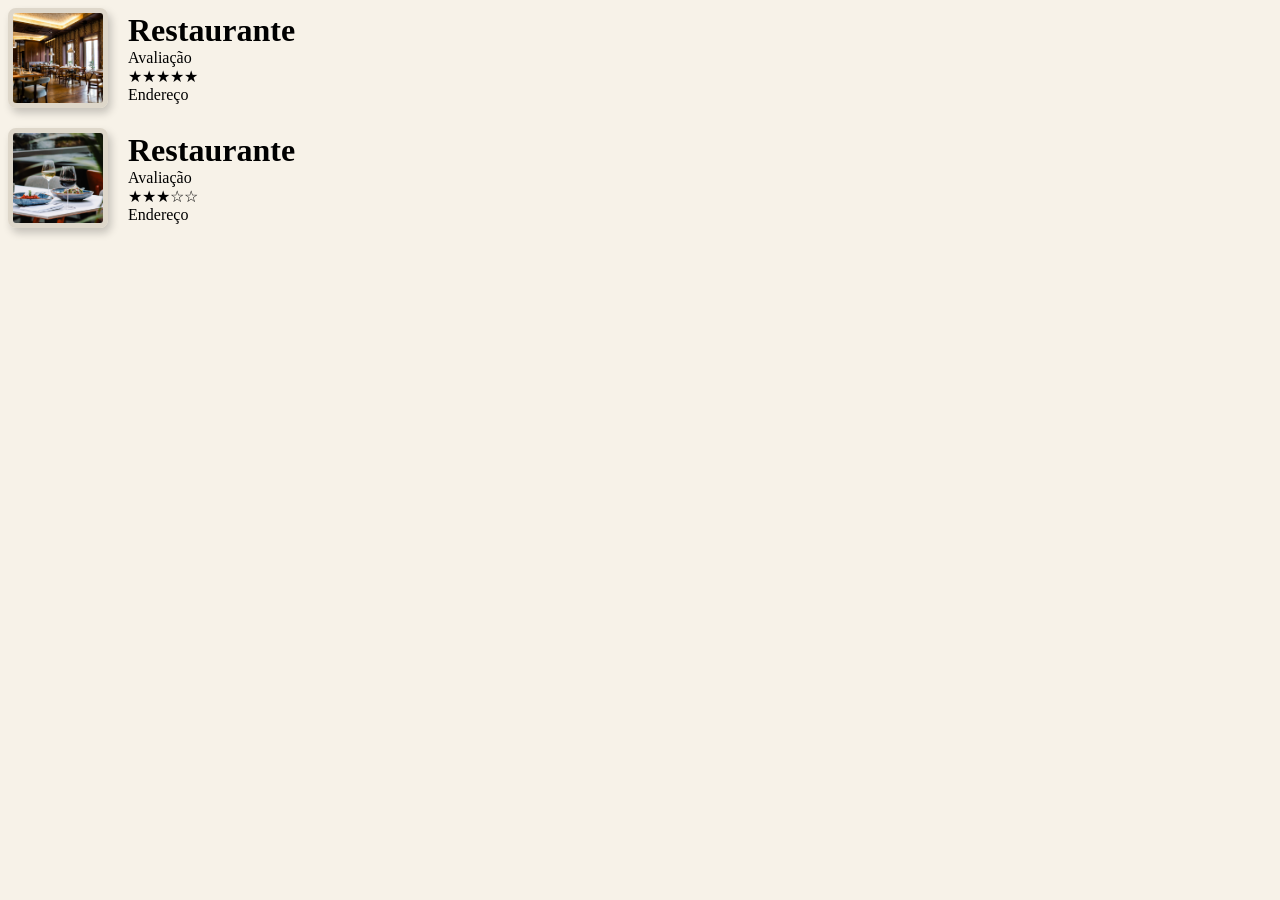
<file: css/components/imagem alinhada/img-alinhada.html>
<!DOCTYPE html>
<html lang="pt-BR">
<head>
    <meta charset="UTF-8">
    <meta name="viewport" content="width=device-width, initial-scale=1.0">
    <title>Restaurantes</title>
    <link rel="stylesheet" href="../../components/imagem alinhada/img-alinhada.css">
</head>
<body>

    <div class="bloco">
        <img src="../../../assets/restaurante-mini.jpg" alt="Restaurante">
        <div class="texto">
            <h1>Restaurante</h1>
            <p>Avaliação</p>
            <div class="estrelas">★★★★★</div>
            <p>Endereço</p>
        </div>
    </div>

    <div class="bloco">
        <img src="../../../assets/restaurante-mini 2.jpg" alt="Restaurante">
        <div class="texto">
            <h1>Restaurante</h1>
            <p>Avaliação</p>
            <div class="estrelas">★★★☆☆</div>
            <p>Endereço</p>
        </div>
    </div>
</file>
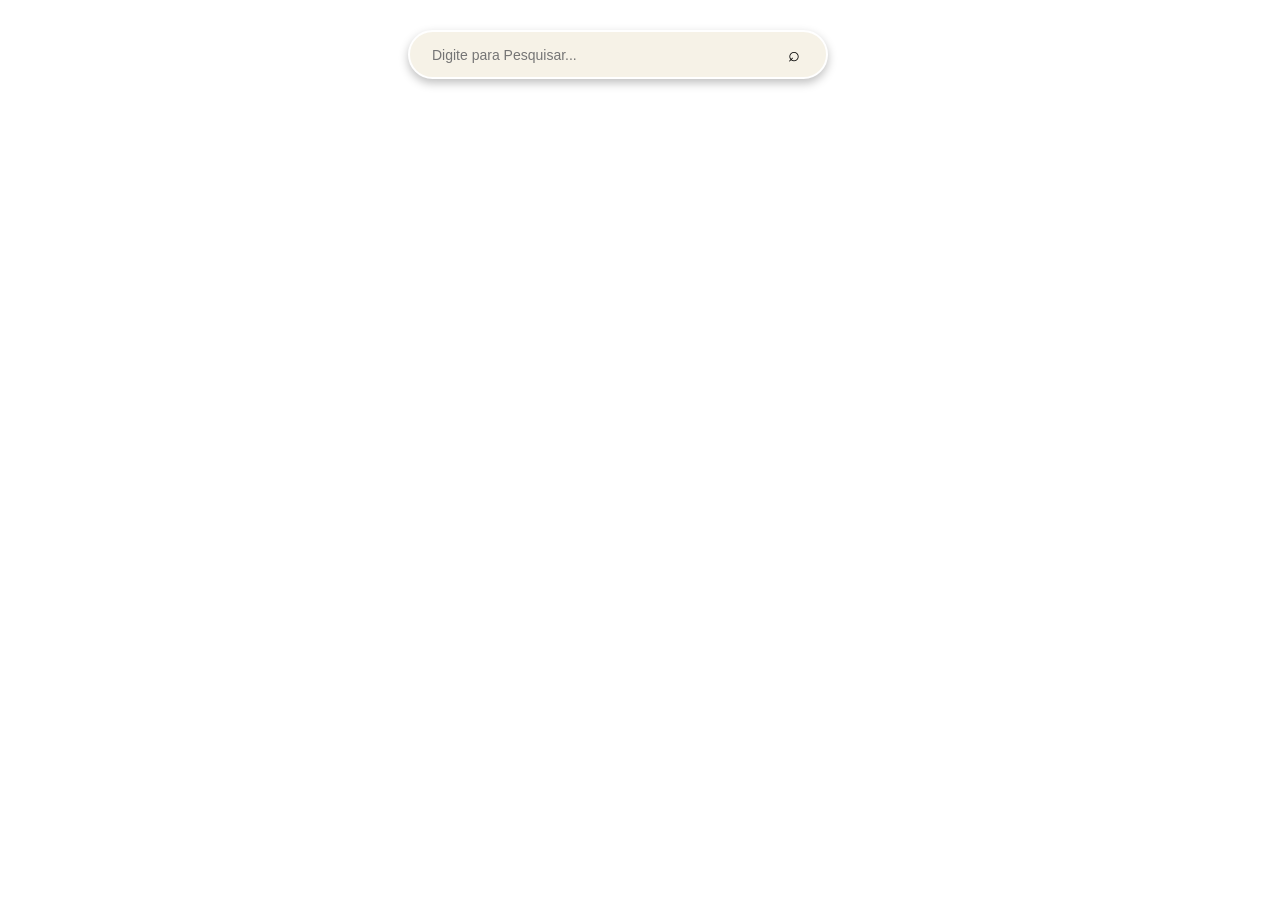
<file: css/components/pesquisa/pesquisa.html>
<!DOCTYPE html>
<html lang="en">
<head>
    <meta charset="UTF-8">
    <meta name="viewport" content="width=device-width, initial-scale=1.0">
    <title>pesquisa</title>
    <link rel="stylesheet" href="../pesquisa/pesquisa.css">
    <link rel="stylesheet" href="../../variables.css">

</head>
<body>

    <div class="pesquisa">
        <input type="text" placeholder="Digite para Pesquisar...">
        <button>⌕</button>
    </div>
</body>
</html>
</file>
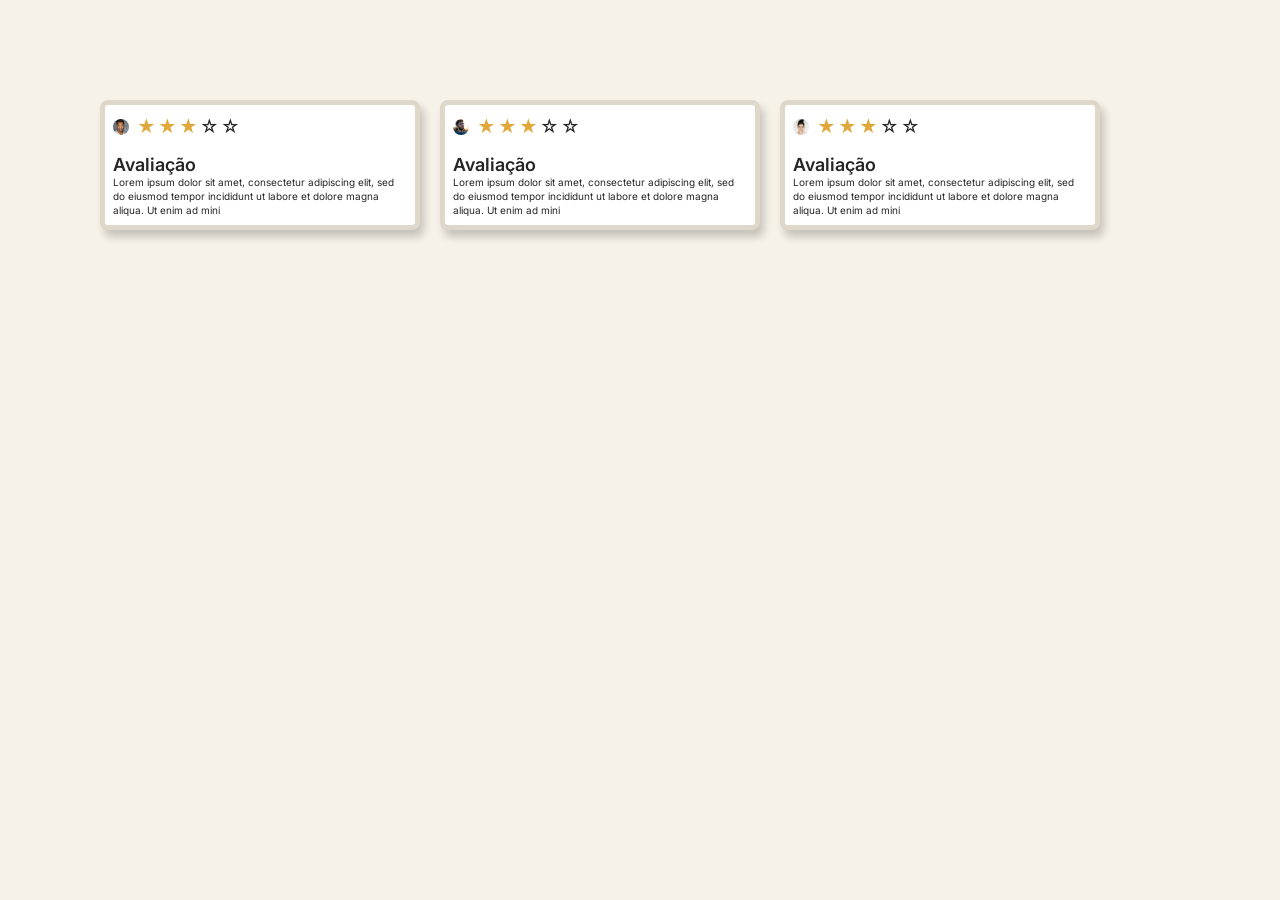
<file: css/components/rating/rating.html>
<!DOCTYPE html>
<html lang="en">
<head>
    <meta charset="UTF-8">
    <meta name="viewport" content="width=device-width, initial-scale=1.0">
    <link rel="stylesheet" href="./rating.css">
    <link rel="stylesheet" href="../../variables.css">
    <link rel="stylesheet" href="../../global.css">
    <title>Document</title>
</head>
<body>
    <div class="reviews">
        <!-- Reviewer 01 -->
        <article class="review-card">
            <div class="review-header">
                <img class="review-user-icon" src="../../../assets/user-revie1.png" alt="profile user photo">

                <div class="review-stars">
                    <span class="star filled">★</span>
                    <span class="star filled">★</span>
                    <span class="star filled">★</span>
                    <span class="star">☆</span>
                    <span class="star">☆</span>
                </div>
            </div>

            <div class="review-content">
                <h3>Avaliação</h3>
                <p>
                    Lorem ipsum dolor sit amet, consectetur
                    adipiscing elit, sed do eiusmod tempor
                    incididunt ut labore et dolore magna aliqua.
                    Ut enim ad mini
                </p>
            </div>
        </article>

        <!-- Reviewer 02 -->
        <article class="review-card">
            <div class="review-header">
                <img class="review-user-icon" src="../../../assets/user-review3.png" alt="profile user photo">

                <div class="review-stars">
                    <span class="star filled">★</span>
                    <span class="star filled">★</span>
                    <span class="star filled">★</span>
                    <span class="star">☆</span>
                    <span class="star">☆</span>
                </div>
            </div>

            <div class="review-content">
                <h3>Avaliação</h3>
                <p>
                    Lorem ipsum dolor sit amet, consectetur
                    adipiscing elit, sed do eiusmod tempor
                    incididunt ut labore et dolore magna aliqua.
                    Ut enim ad mini
                </p>
            </div>
        </article>

        <!-- Reviewer 03 -->
        <article class="review-card">
            <div class="review-header">
                <img class="review-user-icon" src="../../../assets/user-review2.png" alt="profile user photo">

                <div class="review-stars">
                    <span class="star filled">★</span>
                    <span class="star filled">★</span>
                    <span class="star filled">★</span>
                    <span class="star">☆</span>
                    <span class="star">☆</span>
                </div>
            </div>

            <div class="review-content">
                <h3>Avaliação</h3>
                <p>
                    Lorem ipsum dolor sit amet, consectetur
                    adipiscing elit, sed do eiusmod tempor
                    incididunt ut labore et dolore magna aliqua.
                    Ut enim ad mini
                </p>
            </div>
        </article>
    </div>
</body>
</html>
</file>
<file: css/components/header/header.css>
.header {
    display: flex;
    background-color: var(--color-terracotta);
    align-items: center;
    justify-content: space-between;
    flex-wrap: wrap;
    gap: 20px;
    padding: 20px 18px 18px 20px;
    min-height: 70px;
}

.logo-h img {
    width: auto;
    height: 90px;
    margin: 0 0 0 10px;
}

.texto-h  {
    color: var(--color-text);
    font-size: 9px;
    letter-spacing: 0.3px;
    gap: 20px;
}

.perfil-h img {
    display: block;
    width: 45px;
    height: 45px;
}
.direita-h {
    display: flex;
    align-items: center;
    gap: 16px;
}
/* Menu usado em todas as páginas. */
.menu {
    display: flex;
    flex-wrap: wrap;
    justify-content: center;
    gap: 12px;
    padding: 16px;
    background-color: var(--color-surface);
    border-bottom: 1px solid var(--color-border);
    font-family: var(--font-body);
}

.menu a {
    padding: 8px 12px;
    color: var(--color-primary);
    text-decoration: none;
    border-radius: 4px;
}

.menu a:hover,
.menu a[aria-current="page"] {
    background-color: var(--color-primary);
    color: white;
}

.menu a:focus-visible,
.header a:focus-visible {
    outline: 2px solid var(--color-primary-dark);
    outline-offset: 3px;
}

.back-link {
    display: inline-block;
    margin: 24px;
    color: var(--color-primary);
    font-family: var(--font-body);
}
</file>
<file: css/components/footer/footer.css>
.footer {
    display: flex;
    background-color: var(--color-primary-dark);
    align-items: center;
    gap: 170px;
    padding: 40px 18px 18px 20px;
    height: 70px;
}

.logo-f img {
    width: 178;
    height: 90px;
    margin: 0 0 0 0;
}

.texto1-f {
    color: var(--color-surface);
    font-size: 12px;
    letter-spacing: 0.3px;
    margin: 0 0 30px 0;
}

.meio-f {
    color: var(--color-surface);
    font-size: 15px;
    letter-spacing: 0.3px;
    margin: 0 0 0 0;
}
.direita-f {
    color: var(--color-surface);
    font-size: 15px;
    letter-spacing: 0.3px;
    margin: 70px 0 0 0;
}
</file>
<file: css/pages/festival.css>
.fest-cima{
    display: flex;
}
.img-fest {
    box-sizing: border-box;
    border: 5px solid #ded7ca;
    border-radius: 8px;
    box-shadow: 3px 5px 8px #00000033;
    width: 2000px;
    max-width: 100%;
    height: auto;
    margin: 50px 0 0 90px;
}
.texto-fest{
    color: var(--color-text);
    font-size: 20px;
    letter-spacing: 0.3px;
    margin: 80px 0 0 150px;
    align-items: center;
}
.nome-fest {
    margin: 80px 0 0 150px;
}
.fest-cima {
    margin: 0 0 100px 0;
}
.fest-baixo {
    color: var(--color-text);
    font-size: 20px;
    letter-spacing: 0.3px;
    margin: 80px 0 100px 150px;
    align-items: center;
}
</file>
<file: css/variables.css>
:root {
  --color-primary: #3F5A45;
  --color-primary-dark: #304638;
  --color-terracotta: #C86B4A;
  --color-terracotta-dark: #A95338;
  --color-accent: #E0A83B;
  --color-background: #F7F2E8;
  --color-surface: #FFFDF8;
  --color-text: #262626;
  --color-text-secondary: #6E6A63;
  --color-border: #DED7CA;

  --font-heading: "Playfair Display", Georgia, serif;
  --font-body: "Inter", Arial, sans-serif;

  --radius-sm: 8px;
  --radius-md: 14px;
  --shadow-card: 0 8px 18px rgba(38, 38, 38, 0.12);

  --container: 1120px;
}
</file>
<file: css/components/media-gallery/media-gallery.css>
/* container geral da galeria, deixa a foto principal e as miniaturas lado a lado */
.media-gallery {
    display: flex;
    align-items: center;
    gap: 20px;
    width: 100%;
    max-width: 400px;
    position: relative;
}

/* esconde os radio buttons, eles só são usados pra controlar qual imagem está selecionada */
.media-gallery input {
    position: absolute;
    opacity: 0;
    width: 1px;
    height: 1px;
}

/* area da foto principal, ocupa o espaço que sobra dentro da galeria */
.media-gallery .foto-principal {
    flex: 1;
    min-width: 0;
}

/* configura as imagens principais, deixa todas escondidas até uma opção ser selecionada */
.media-gallery .foto-principal img {
    display: none;
    box-sizing: border-box;
    width: 100%;
    aspect-ratio: 1;
    object-fit: cover;
    border: 5px solid #ded7ca;
    border-radius: 8px;
    box-shadow: 3px 5px 8px #00000033;
}

/* organiza as miniaturas em uma coluna ao lado da foto principal */
.media-gallery .miniaturas {
    display: flex;
    flex-direction: column;
    gap: 12px;
    width: 22%;
}

/* deixa as miniaturas quadradas e ajusta a imagem sem distorcer usando object-fit */
.media-gallery .miniaturas img {
    display: block;
    width: 100%;
    aspect-ratio: 1;
    object-fit: cover;
    cursor: pointer;
    box-shadow: 3px 5px 8px #00000033;
}

/* quando passa o mouse em uma miniatura, mostra uma borda pra indicar que ela é clicável */
.media-gallery .miniaturas img:hover {
    outline: 2px solid #3f5a45;
}

/* mostra um contorno quando a galeria é acessada pelo teclado, usando o focus-visible */
.media-gallery input:focus-visible ~ .miniaturas {
    outline: 2px solid #3f5a45;
    outline-offset: 4px;
}

/* :checked identifica o radio selecionado e o ~ procura a foto-principal que vem depois dele */
.media-gallery .opcao1:checked ~ .foto-principal .imagem1,
.media-gallery .opcao2:checked ~ .foto-principal .imagem2,
.media-gallery .opcao3:checked ~ .foto-principal .imagem3 {
    display: block;
}
</file>
<file: css/components/rating/rating.css>
.review-card {
    flex: 1;
    min-width: 220px;
    max-width: 320px;
    padding: 8px;

    background-color: white;
    border-radius: var(--radius-sm);
    border: 5px solid var(--color-border);
    box-shadow: 4px 7px 8px #00000033;
}

.reviews {
    display: flex;
    gap: 20px;
    margin: 100px 0 100px 100px;
}

.review-header {
    display: flex;
    align-items: center;
    gap: 8px;
}

.review-user-icon {
    width: 16px;
    height: 16px;
    object-fit: cover;
    border-radius: 50%;
}

.review-stars {
    display: flex;
    gap: 2px;
    font-size: 18px;
}

.review-stars .filled{
    color: var(--color-accent);
}

.review-content {
    margin-top: 12px;
}

.review-content h3 {
    margin: 0;
    font-size: 18px;
    font-weight: 600;
    line-height: 1.2;
}

.review-content p {
    margin: 0;

    font-size: 10px;
    line-height: 1.4;
}
</file>
<file: css/components/carrossel/carrossel.css>
.carrossel {
    box-sizing: border-box;
    border: 5px solid #ded7ca;
    border-radius: 8px;
    box-shadow: 3px 5px 8px #00000033;
    display: flex;
    gap: 20px;
    height: 305px;
}
.carrossel a {
    display: block;
    flex: 1;
    min-width: 0;
}

.carrossel a img {
    display: block;
    width: 100%;
    height: 100%;
    object-fit: cover;
}

.carrossel a:hover,
.carrossel a:focus-visible {
    outline: 3px solid var(--color-primary);
    outline-offset: 2px;
}
</file>
<file: css/components/pesquisa/pesquisa.css>
.pesquisa {
    display: flex;
    align-items: center;
    width: 100%;
    max-width: 420px;
    padding: 10px 20px;
    box-sizing: border-box;
    background: #f6f2e7;
    border: 2px solid #fff;
    border-radius: 999px;
    box-shadow: 0 4px 10px rgba(0, 0, 0, 0.25);
    margin: 30px 0 50px 400px;
   
}

.pesquisa input {
    flex: 1;
    border: none;
    background: transparent;
    outline: none;
    font-size: 14px;
}

.pesquisa button {
    border: none;
    background: transparent;
    font-size: 20px;
    cursor: pointer;
}
</file>
<file: css/components/selecionar festival/selecionar festival.css>
.selecionar-fest {
    padding: 10px 14px;
    background: var(--color-surface);
    border: 2px solid #fff;
    border-radius: 8px;
    box-shadow: 3px 5px 8px #00000033;
    font-size: 13px;
}
</file>
<file: css/components/mapa/mapa.css>
.mapa {
    box-sizing: border-box;
    border: 5px solid #ded7ca;
    border-radius: 8px;
    box-shadow: 3px 5px 8px #00000033;
    object-fit: cover;
    width: 400px;
    max-width: 200%;
    height: auto;
    flex-shrink: 0;
}
</file>
<file: css/components/formatação img/format-img.css>
.img-sobre {
    box-sizing: border-box;
    border: 5px solid #ded7ca;
    border-radius: 8px;
    box-shadow: 3px 5px 8px #00000033;
    width: 300px;
    max-width: 100%;
    height: auto;
}
</file>
<file: css/components/imagem alinhada/img-alinhada.css>
body {
    background: #f7f2e8;

}

.bloco {
    color: inherit;
    text-decoration: none;
    display: flex;
    align-items: center;
    gap: 20px;
    margin-bottom: 20px;
}

.bloco img {
    box-sizing: border-box;
    width: 100px;
    height: 100px;
    object-fit: cover;
    border: 5px solid #ded7ca;
    border-radius: 8px;
    box-shadow: 3px 5px 8px #00000033;
}

.texto h1 {
    margin: 0;
    font-size: 32px;
}

.texto p {
    margin: 0;
}


a.bloco:hover .texto h1,
a.bloco:focus-visible .texto h1 {
    color: var(--color-primary);
    text-decoration: underline;
}
</file>
<file: css/pages/pratos.css>
.primeira-parte {
    display: flex;
    flex-wrap: wrap;
    gap: 200px;
    margin: 50px 0 50px 150px;
    min-height: 300px;
}

.direita-b {
    color: var(--color-text);
    font-size: 20px;
    letter-spacing: 0.3px;
    width: 400px;
    margin: 0 100px 0 0;
    text-align: center;
}

.review-stars1 {
    margin: 20px 0 0 40px;
}

.inf-b {
    color: var(--color-text);
    font-size: 15px;
    letter-spacing: 0.3px;
}

.btn-comentario {
    padding: 10px 24px;
    background: #f6f2e7;
    border: 2px solid #fff;
    border-radius: 999px;
    box-shadow: 0 4px 10px rgba(0, 0, 0, 0.25);
    font-size: 14px;
    cursor: pointer;
}
</file>
<file: css/pages/principal.css>
.sobre {
    display: flex;
    gap: 40px;
    padding: 0 40px;
    box-sizing: border-box;
    margin: 90px 0 0 0;

}
.texto-sobre {
    color: var(--color-text);
    font-size: 19px;
    letter-spacing: 0.3px;

}
.img-sobre {
    margin: 0 40px 0 0;
}
.sobre-texto-grande {
    margin: 0 0 20px 0;
}
.cima {
    color: var(--color-text);
    font-size: 18px;
    letter-spacing: 0.3px;
    margin: 80px 0 80px 80px;
}
.mapa {
    margin: 250px 0 100px 300px;
}
.meio-b {
    display: flex;
}
.explorar-mais {
    display: flex;
}
.Festivais-do-Momento {
    color: var(--color-text);
    font-size: 20px;
    letter-spacing: 0.3px;
    margin: 80px 0 0 450px;
}
</file>
<file: css/components/btn/btn.css>
.btn {
    display: inline-block;
    text-decoration: none;
    margin-top: 24px;
    padding: 12px 24px;
    border: 0;
    border-radius: 4px;
    background-color: var(--color-terracotta-dark);
    color: white;
    font-weight: 600;
    cursor: pointer;
}

.btn:hover {
    background-color: var(--color-primary-dark);
}
</file>
<file: css/global.css>
@import url('https://fonts.googleapis.com/css2?family=Inter:wght@400;500;600;700&family=Playfair+Display:wght@600;700&display=swap');

* {
  box-sizing: border-box;
}

html {
  scroll-behavior: smooth;
}

body {
  margin: 0;
  background: var(--color-background);
  color: var(--color-text);
  font-family: var(--font-body);
  font-size: 16px;
  line-height: 1.6;
}

img {
  max-width: 100%;
  display: block;
}

a {
  color: inherit;
}

button,
input,
select,
textarea {
  font: inherit;
}

.container {
  width: min(calc(100% - 40px), var(--container));
  margin: 0 auto;
}

.sr-only {
  position: absolute;
  width: 1px;
  height: 1px;
  padding: 0;
  margin: -1px;
  overflow: hidden;
  clip: rect(0, 0, 0, 0);
  white-space: nowrap;
  border: 0;
}
</file>
<file: css/pages/registration.css>
.site-header {
    border-bottom: 1px solid var(--color-border);
    background-color: var(--color-surface);
}

.site-header .container {
    display: flex;
    align-items: center;
    justify-content: space-between;
    gap: 16px;
    padding-block: 18px;
}

.site-name {
    text-decoration: none;
    color: var(--color-primary);
    font-family: var(--font-heading);
    font-size: 26px;
    font-weight: 700;
}

.site-header .container > :last-child {
    color: var(--color-text-secondary);
    font-size: 14px;
}

.registration-page {
    max-width: 860px;
    padding: 40px 0;
}

.registration-header {
    margin-bottom: 28px;
}

.registration-header h1 {
    margin: 0 0 12px;
    color: var(--color-primary);
    font-family: var(--font-heading);
    font-size: clamp(28px, 5vw, 38px);
    line-height: 1.2;
}

.registration-header p {
    margin: 0;
    color: var(--color-text-secondary);
}

.registration-section {
    margin-bottom: 28px;
    scroll-margin-top: 24px;
    padding: 28px;
    border: 1px solid var(--color-border);
    border-radius: 8px;
    background-color: var(--color-surface);
}

.form-note {
    margin: 0 0 16px;
    color: var(--color-text-secondary);
    font-size: 14px;
}

.registration-section h2 {
    margin: 0 0 24px;
    font-family: var(--font-heading);
    font-size: 25px;
}

.registration-menu {
    display: flex;
    flex-wrap: wrap;
    gap: 12px;
    margin-bottom: 24px;
}

.registration-menu a {
    padding: 8px 18px;
    border: 1px solid var(--color-border);
    border-radius: 4px;
    background: var(--color-surface);
    color: var(--color-primary);
    text-decoration: none;
}

.registration-menu a:hover {
    border-color: var(--color-primary);
}

.registration-section fieldset {
    margin: 0;
    padding: 0;
    border: 0;
}

.registration-section legend {
    margin-bottom: 8px;
    font-size: 14px;
    font-weight: 600;
}

.checkbox-group {
    display: flex;
    flex-wrap: wrap;
    gap: 12px 20px;
}

.form-field .checkbox-group label {
    display: flex;
    align-items: center;
    gap: 6px;
    font-weight: 400;
}

.checkbox-group input[type="checkbox"] {
    width: auto;
    accent-color: var(--color-primary);
}

.form-grid {
    display: grid;
    grid-template-columns: repeat(2, minmax(0, 1fr));
    gap: 20px;
}

.form-field {
    display: flex;
    flex-direction: column;
    min-width: 0;
    gap: 6px;
}

.form-field.full {
    grid-column: 1 / -1;
}

.form-field label {
    font-size: 14px;
    font-weight: 600;
}

.form-field input,
.form-field select,
.form-field textarea {
    width: 100%;
    min-width: 0;
    padding: 10px 12px;
    border: 1px solid var(--color-border);
    border-radius: 4px;
    background-color: white;
    color: var(--color-text);
}

.form-field textarea {
    resize: vertical;
    min-height: 110px;
}

.form-field input:focus-visible,
.form-field select:focus-visible,
.form-field textarea:focus-visible,
.registration-section button:focus-visible {
    outline: 2px solid var(--color-primary);
    outline-offset: 2px;
}

.form-field p {
    color: var(--color-text-secondary);
    font-size: 13px;
}

.registration-section button {
    margin-top: 24px;
    padding: 12px 24px;
    border: 0;
    border-radius: 4px;
    background-color: var(--color-terracotta-dark);
    color: white;
    font-weight: 600;
    cursor: pointer;
}

.registration-section button:hover:not(:disabled) {
    background-color: var(--color-primary-dark);
}

.registration-section button:disabled {
    cursor: not-allowed;
}

.site-footer {
    padding: 0 20px 28px;
    color: var(--color-text-secondary);
    font-size: 14px;
    text-align: center;
}

@media (max-width: 600px) {
    .site-header .container {
        flex-wrap: wrap;
        gap: 4px 16px;
    }

    .registration-page {
        padding-block: 32px;
    }

    .registration-section {
        padding: 20px;
    }

    .form-grid {
        grid-template-columns: 1fr;
    }

    .registration-section button {
        width: 100%;
    }
}
</file>
